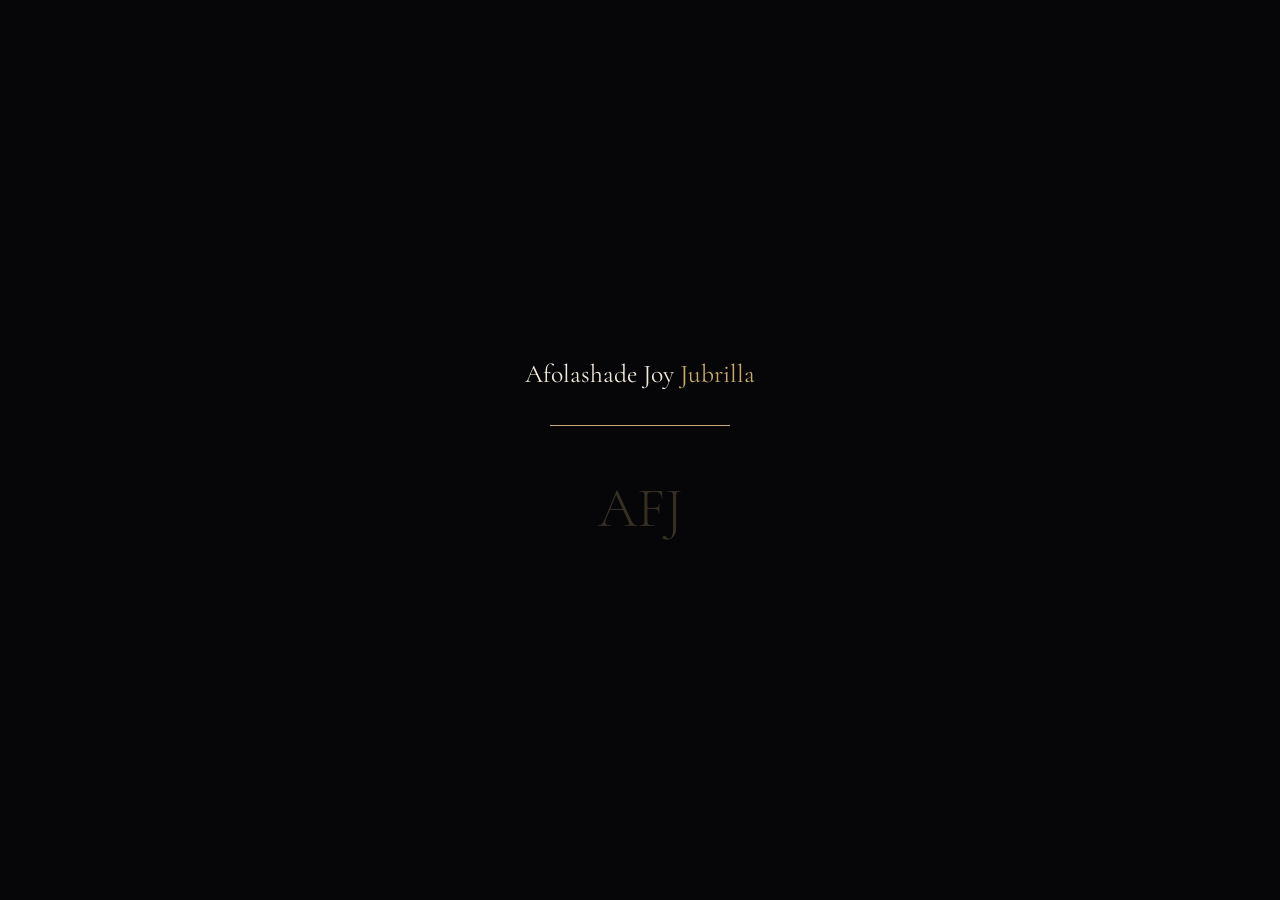
<file: index.html>
<!DOCTYPE html>
<html lang="en">
<head>
  <meta charset="UTF-8">
  <meta name="viewport" content="width=device-width, initial-scale=1.0">
  <title>Afolashade Joy Jubrilla | KYC · Cybersecurity · GRC</title>
  <meta name="description" content="I build order where there is operational chaos. KYC/AML · Cybersecurity · GRC · Operational Governance. Currently at Eurail, Netherlands.">
  <link rel="preconnect" href="https://fonts.googleapis.com">
  <link href="https://fonts.googleapis.com/css2?family=Cormorant+Garamond:ital,wght@0,300;0,400;0,500;0,600;0,700;1,300;1,400;1,500&family=Jost:wght@200;300;400;500;600&family=EB+Garamond:ital,wght@0,400;1,400&display=swap" rel="stylesheet">
  <link rel="stylesheet" href="css/style.css">
  <style>
    body { overflow-x: hidden; cursor: none; }
    body.loading { overflow: hidden; height: 100vh; }
    /* Slideshow */
    #bg-canvas { position: fixed; inset: 0; z-index: 0; pointer-events: none; }
    .ss { position: fixed; inset: 0; z-index: 1; }
    .slide { position: absolute; inset: 0; opacity: 0; transition: opacity 2s ease; }
    .slide.on { opacity: 1; }
    .slide img { width: 100%; height: 100%; object-fit: cover; transform: scale(1.07); animation: kb 12s ease forwards; filter: brightness(.26) saturate(.5); }
    @keyframes kb { to { transform: scale(1); } }
    .slide-ov { position: absolute; inset: 0; background: linear-gradient(150deg, rgba(6,6,9,.82) 0%, rgba(6,6,9,.18) 55%, rgba(6,6,9,.85) 100%); }
    /* Content */
    .land-c { position: fixed; inset: 0; z-index: 10; display: flex; flex-direction: column; justify-content: center; padding: 0 8vw; }
    .land-role { font-size: .62rem; letter-spacing: .42em; text-transform: uppercase; color: var(--gold); margin-bottom: 28px; opacity: 0; animation: fd .9s .5s forwards; display: flex; align-items: center; gap: 12px; }
    .land-role::before { content: ''; width: 32px; height: 1px; background: var(--gold); }
    .land-name { font-family: var(--font-display); font-size: clamp(3.8rem, 9vw, 9rem); font-weight: 300; line-height: .88; color: var(--white); opacity: 0; animation: fd 1.1s .7s forwards; }
    .land-name em { display: block; font-style: italic; color: var(--gold); font-weight: 300; }
    .land-headline { margin-top: 36px; max-width: 640px; font-family: var(--font-italic); font-style: italic; font-size: clamp(.95rem, 1.4vw, 1.15rem); line-height: 1.72; color: var(--cream); opacity: 0; animation: fd .9s 1s forwards; min-height: 3.2em; transition: opacity .5s, transform .4s; text-shadow: 0 2px 12px rgba(0,0,0,.5); }
    .land-ctas { display: flex; gap: 14px; margin-top: 48px; flex-wrap: wrap; opacity: 0; animation: fd .9s 1.3s forwards; }
    /* Slide dots */
    .ss-dots { position: fixed; right: 40px; top: 50%; transform: translateY(-50%); display: flex; flex-direction: column; gap: 10px; z-index: 20; }
    .ss-dot { width: 2px; height: 18px; background: rgba(200,169,110,.22); cursor: none; border: none; transition: height .4s, background .4s; }
    .ss-dot.on { height: 38px; background: var(--gold); }
    /* Scroll hint */
    .land-scroll { position: fixed; bottom: 96px; left: 8vw; z-index: 20; display: flex; align-items: center; gap: 14px; opacity: 0; animation: fi 1s 2s forwards; }
    .scroll-ln { width: 54px; height: 1px; background: var(--dim); position: relative; overflow: hidden; }
    .scroll-ln::after { content: ''; position: absolute; top: 0; left: -100%; width: 100%; height: 100%; background: var(--gold); animation: lr 2.2s 2.5s infinite; }
    @keyframes lr { from{left:-100%} to{left:100%} }
    .land-scroll span { font-size: .58rem; letter-spacing: .28em; text-transform: uppercase; color: var(--muted); }
    /* Ticker */
    .ticker-bar { position: fixed; bottom: 0; left: 0; right: 0; z-index: 20; height: 66px; background: rgba(200,169,110,.04); border-top: 1px solid rgba(200,169,110,.1); display: flex; align-items: center; overflow: hidden; }
    .ticker-in { white-space: nowrap; font-family: var(--font-display); font-style: italic; font-size: .93rem; color: var(--gold-dk); letter-spacing: .04em; animation: tk 60s linear infinite; }
    @keyframes tk { from{transform:translateX(0)} to{transform:translateX(-50%)} }
    .t-sep { margin: 0 52px; color: var(--gold); opacity: .4; }
    @keyframes fd { from{opacity:0;transform:translateY(20px)} to{opacity:1;transform:none} }
    @keyframes fi { from{opacity:0} to{opacity:1} }

    /* ── PAGE LOADER ─────────────────────────────────── */
    .page-loader {
      position: fixed;
      inset: 0;
      z-index: 10000;
      background: var(--bg);
      display: flex;
      align-items: center;
      justify-content: center;
      flex-direction: column;
      transition: opacity .6s ease;
    }
    .page-loader.hidden {
      opacity: 0;
      pointer-events: none;
    }
    .loader-content {
      text-align: center;
    }
    .loader-name {
      font-family: var(--font-display);
      font-size: 1.6rem;
      font-weight: 400;
      color: var(--cream);
      margin-bottom: 36px;
      overflow: hidden;
    }
    .loader-name span { color: var(--gold); }
    .loader-bar {
      width: 180px;
      height: 1px;
      background: var(--dim);
      position: relative;
      overflow: hidden;
      margin: 0 auto;
    }
    .load-anim::after {
      content: '';
      position: absolute;
      left: 0; top: 0;
      height: 100%;
      width: 0;
      background: var(--gold);
      animation: load-fill 1.8s cubic-bezier(0.22, 1, 0.36, 1) forwards;
    }
    @keyframes load-fill { to{width:100%} }
    .loader-initials {
      font-family: var(--font-display);
      font-size: 3.5rem;
      font-weight: 300;
      color: var(--gold);
      opacity: 0.25;
      margin-top: 48px;
    }

    /* ── PAGE TRANSITION ─────────────────────────────── */
    .page-transition {
      position: fixed;
      inset: 0;
      z-index: 9999;
      pointer-events: none;
    }
    .transition-curtain {
      position: absolute;
      inset: 0;
      background: var(--bg);
      transform: translateY(100%);
    }
    .transition-curtain::before {
      content: '';
      position: absolute;
      top: 50%;
      left: 50%;
      transform: translate(-50%, -50%);
      width: 50px;
      height: 50px;
      border: 1px solid var(--gold);
      border-radius: 50%;
      animation: pulse-ring 1.2s ease-in-out infinite;
    }
    @keyframes pulse-ring {
      0% { transform: translate(-50%, -50%) scale(0.8); opacity: 1; }
      100% { transform: translate(-50%, -50%) scale(2); opacity: 0; }
    }

    /* ── SCROLL PROGRESS ────────────────────────────── */
    .scroll-progress-bar {
      position: fixed;
      top: 0;
      left: 0;
      height: 2px;
      background: linear-gradient(90deg, var(--gold), var(--gold-lt));
      z-index: 1001;
      transform-origin: left;
      transform: scaleX(0);
      width: 100%;
    }

    @media(max-width:600px){ .land-c{padding:0 6vw} .land-name{font-size:clamp(3rem,13vw,5rem)} }
  </style>
</head>
<body>

<!-- Page Loader -->
<div class="page-loader" id="page-loader">
  <div class="loader-content">
    <div class="loader-name">Afolashade Joy <span>Jubrilla</span></div>
    <div class="loader-bar" id="loader-bar"></div>
    <div class="loader-initials">AFJ</div>
  </div>
</div>

<!-- Page Transition -->
<div class="page-transition" id="page-transition">
  <div class="transition-curtain" id="transition-curtain"></div>
</div>

<!-- Scroll Progress -->
<div class="scroll-progress-bar" id="scroll-progress"></div>

<canvas id="bg-canvas"></canvas>
<div id="c-dot"></div>
<div id="c-ring"></div>

<header id="main-nav">
  <a class="nav-logo" href="index.html">Afolashade Joy <b>Jubrilla</b></a>
  <ul class="nav-links">
    <li><a href="home.html">Home</a></li>
    <li><a href="portfolio.html">Portfolio</a></li>
    <li><a href="book.html">Book</a></li>
    <li><a href="resources.html">Knowledge Hub</a></li>
    <li><a href="gallery.html">Gallery</a></li>
    <li><a href="home.html#contact">Contact</a></li>
  </ul>
  <a class="nav-cta" href="contact.html">Let's Talk</a>
  <button class="theme-tog" onclick="toggleTheme()"><span class="theme-icon">◐</span></button>
  <button class="mob-tog" onclick="toggleMobileMenu()">☰</button>
</header>

<!-- Mobile Menu -->
<div class="mobile-menu" id="mobileMenu">
  <div class="mobile-menu-header"><span>Navigation</span></div>
  <button class="mobile-menu-close" onclick="toggleMobileMenu()">✕</button>
  <a href="home.html"><span>Home</span></a>
  <a href="portfolio.html"><span>Portfolio</span></a>
  <a href="book.html"><span>Book</span></a>
  <a href="resources.html"><span>Knowledge Hub</span></a>
  <a href="gallery.html"><span>Gallery</span></a>
  <a href="home.html#contact"><span>Contact</span></a>
</div>

<!-- Slideshow -->
<div class="ss" id="ss">
<div class="slide on" data-q="Most organisations don't fail because of a cyberattack. They fail because their governance wasn't built to hold under pressure.">
     <img src="images/shady1.jpg" alt=""><div class="slide-ov"></div>
   </div>
   <div class="slide" data-q="I turn complex regulatory risk into frameworks that protect institutions when it matters most.">
     <img src="images/shady2.jpg" alt=""><div class="slide-ov"></div>
   </div>
   <div class="slide" data-q="15,000+ KYC accounts remediated. 30% fewer errors. 40% faster throughput.">
     <img src="images/shady3.jpg" alt=""><div class="slide-ov"></div>
   </div>
   <div class="slide" data-q="Zero regulatory misses during a full system outage — by design, not luck.">
     <img src="images/group11.JPG" alt=""><div class="slide-ov"></div>
   </div>
   <div class="slide" data-q="I apply NIST, GDPR, PCI DSS and SOC 2 to build controls that actually hold.">
     <img src="images/work-space.jpg" alt=""><div class="slide-ov"></div>
   </div>
   <div class="slide" data-q="I translate vulnerability into board-level narratives. I turn regulatory pressure into operational controls.">
     <img src="images/polaris.jpg" alt=""><div class="slide-ov"></div>
   </div>
<div class="slide" data-q="If you're building a cybersecurity or GRC function that needs to be audit-ready and crisis-proof — let's talk.">
      <img src="images/22.jpg" alt=""><div class="slide-ov"></div>
    </div>
    <div class="slide" data-q="Cybersecurity is not a feature — it is the foundation. Controls that hold under real-world pressure.">
      <img src="images/sky-bank.jpg" alt=""><div class="slide-ov"></div>
    </div>
    <div class="slide" data-q="I apply NIST CSF 2.0, ISO 42001, and ISO 27001 to build controls that actually hold.">
      <img src="images/img46.jpg" alt=""><div class="slide-ov"></div>
    </div>
    <div class="slide" data-q="From vulnerability assessment to board-level narrative — full-cycle cybersecurity governance.">
      <img src="images/group4.JPG" alt=""><div class="slide-ov"></div>
    </div>
 </div>

 <!-- Hero content -->
 <div class="land-c">
   <p class="land-role">Cybersecurity · GRC · KYC/AML · NIST CSF 2.0</p>
   <h1 class="land-name">Afolashade<br><em>Joy Jubrilla</em></h1>
   <p class="land-headline" id="land-hl">"Most organisations don't fail because of a cyberattack. They fail because their governance wasn't built to hold under pressure."</p>
   <div class="land-ctas">
     <a class="btn" href="home.html"><span>See My Work</span></a>
     <a class="btn-ghost" href="book.html">Get the Book</a>
   </div>
 </div>

<!-- Dots -->
<div class="ss-dots" id="ss-dots"></div>

<!-- Explore -->
<div class="land-scroll">
  <div class="scroll-ln"></div>
  <span>Explore</span>
</div>

<!-- Ticker -->
<div class="ticker-bar">
  <div class="ticker-in">
    Building order where there is operational chaos.<span class="t-sep">◆</span>
    Cybersecurity · GRC · KYC/AML<span class="t-sep">◆</span>
    NIST CSF 2.0 · ISO 42001 · Google Cybersecurity<span class="t-sep">◆</span>
    PCI DSS · SOC 2 · GDPR · NIS2<span class="t-sep">◆</span>
    15,000+ accounts remediated · 30% fewer errors · 40% faster<span class="t-sep">◆</span>
    Zero regulatory misses during full system outage<span class="t-sep">◆</span>
    Currently at Eurail · Utrecht, Netherlands<span class="t-sep">◆</span>
    Published author · Surviving the AI Recession<span class="t-sep">◆</span>
    Building order where there is operational chaos.<span class="t-sep">◆</span>
    Cybersecurity · GRC · KYC/AML<span class="t-sep">◆</span>
    NIST CSF 2.0 · ISO 42001 · Google Cybersecurity<span class="t-sep">◆</span>
    PCI DSS · SOC 2 · GDPR · NIS2<span class="t-sep">◆</span>
    Currently at Eurail · Utrecht, Netherlands<span class="t-sep">◆</span>
    Published author · 3 peer-reviewed papers · ISS Erasmus University<span class="t-sep">◆</span>
  </div>
</div>

<script src="js/main.js"></script>
<script>
  const slides = document.querySelectorAll('.slide');
  const hl = document.getElementById('land-hl');
  const dotsWrap = document.getElementById('ss-dots');
  let cur = 0;

  slides.forEach((_, i) => {
    const b = document.createElement('button');
    b.className = 'ss-dot' + (i === 0 ? ' on' : '');
    b.setAttribute('aria-label', 'Slide ' + (i+1));
    b.onclick = () => goSlide(i);
    dotsWrap.appendChild(b);
  });

  function goSlide(n) {
    slides[cur].classList.remove('on');
    dotsWrap.children[cur].classList.remove('on');
    cur = n;
    slides[cur].classList.add('on');
    dotsWrap.children[cur].classList.add('on');
    const img = slides[cur].querySelector('img');
    img.style.animation = 'none'; void img.offsetWidth; img.style.animation = 'kb 12s ease forwards';
    hl.style.opacity = '0'; hl.style.transform = 'translateY(8px)';
    setTimeout(() => {
      hl.textContent = '"' + slides[cur].dataset.q + '"';
      hl.style.transition = 'opacity .6s, transform .5s';
      hl.style.opacity = '1'; hl.style.transform = 'none';
    }, 300);
  }

  setInterval(() => goSlide((cur + 1) % slides.length), 6500);

  /* ── PARTICLE NETWORK BACKGROUND ─────────────────────── */
  (function() {
    const c = document.getElementById('bg-canvas');
    if (!c) return;
    const x = c.getContext('2d');
    let w, h, pts = [], animId;
    const cfg = { count: 45, rad: 110, speed: .3, color: '200,169,110' };
    
    function init() {
      w = c.width = window.innerWidth;
      h = c.height = window.innerHeight;
      pts = [];
      for (let i = 0; i < cfg.count; i++) {
        pts.push({ x: Math.random() * w, y: Math.random() * h, vx: (Math.random() - .5) * cfg.speed, vy: (Math.random() - .5) * cfg.speed });
      }
    }
    
    function draw() {
      x.clearRect(0, 0, w, h);
      pts.forEach((p, i) => {
        p.x += p.vx; p.y += p.vy;
        if (p.x < 0 || p.x > w) p.vx *= -1;
        if (p.y < 0 || p.y > h) p.vy *= -1;
        x.beginPath();
        x.arc(p.x, p.y, 1.2, 0, Math.PI * 2);
        x.fillStyle = `rgba(${cfg.color},.35)`;
        x.fill();
        for (let j = i + 1; j < pts.length; j++) {
          const p2 = pts[j], dx = p.x - p2.x, dy = p.y - p2.y, d = Math.sqrt(dx * dx + dy * dy);
          if (d < cfg.rad) {
            x.beginPath();
            x.moveTo(p.x, p.y);
            x.lineTo(p2.x, p2.y);
            x.strokeStyle = `rgba(${cfg.color},${.12 * (1 - d / cfg.rad)})`;
            x.lineWidth = .5;
            x.stroke();
          }
        }
      });
      animId = requestAnimationFrame(draw);
    }
    
    init();
    draw();
    window.addEventListener('resize', () => { cancelAnimationFrame(animId); init(); draw(); });
  })();

  /* ── PAGE LOADER ───────────────────────────────────── */
  (function() {
    const loader = document.getElementById('page-loader');
    const bar = document.getElementById('loader-bar');
    const curtain = document.getElementById('transition-curtain');
    
    if (!loader || !bar) return;
    
    const minDuration = 1800;
    const startTime = performance.now();
    
    bar.classList.add('load-anim');
    
    function finishLoad() {
      const elapsed = performance.now() - startTime;
      const remaining = Math.max(0, minDuration - elapsed);
      
      setTimeout(() => {
        document.body.classList.remove('loading');
        loader.classList.add('hidden');
        
        setTimeout(() => {
          curtain.style.transition = 'transform .8s cubic-bezier(.4,0,.2,1)';
          curtain.style.transform = 'translateY(-100%)';
          
          setTimeout(() => {
            curtain.parentElement.style.display = 'none';
          }, 800);
        }, 300);
      }, remaining);
    }
    
    if (document.readyState === 'complete') {
      finishLoad();
    } else {
      window.addEventListener('load', finishLoad);
    }
    
    setTimeout(finishLoad, 3000);
  })();

  /* ── SCROLL PROGRESS ──────────────────────────────── */
  (function() {
    const bar = document.getElementById('scroll-progress');
    if (!bar) return;
    
    window.addEventListener('scroll', () => {
      const sy = window.scrollY;
      const max = document.body.scrollHeight - window.innerHeight;
      bar.style.transform = `scaleX(${sy / max})`;
    }, { passive: true });
  })();
  // Theme toggle
  const savedTheme = localStorage.getItem('theme') || 'dark';
  document.documentElement.setAttribute('data-theme', savedTheme);
  function toggleTheme() {
    const current = document.documentElement.getAttribute('data-theme');
    const next = current === 'dark' ? 'light' : 'dark';
    document.documentElement.setAttribute('data-theme', next);
    localStorage.setItem('theme', next);
  }

  function toggleMobileMenu() {
    const menu = document.getElementById('mobileMenu');
    if (!menu) return;
    menu.classList.toggle('active');
    document.body.style.overflow = menu.classList.contains('active') ? 'hidden' : '';
  }
</script>
</body>
</html>
</file>
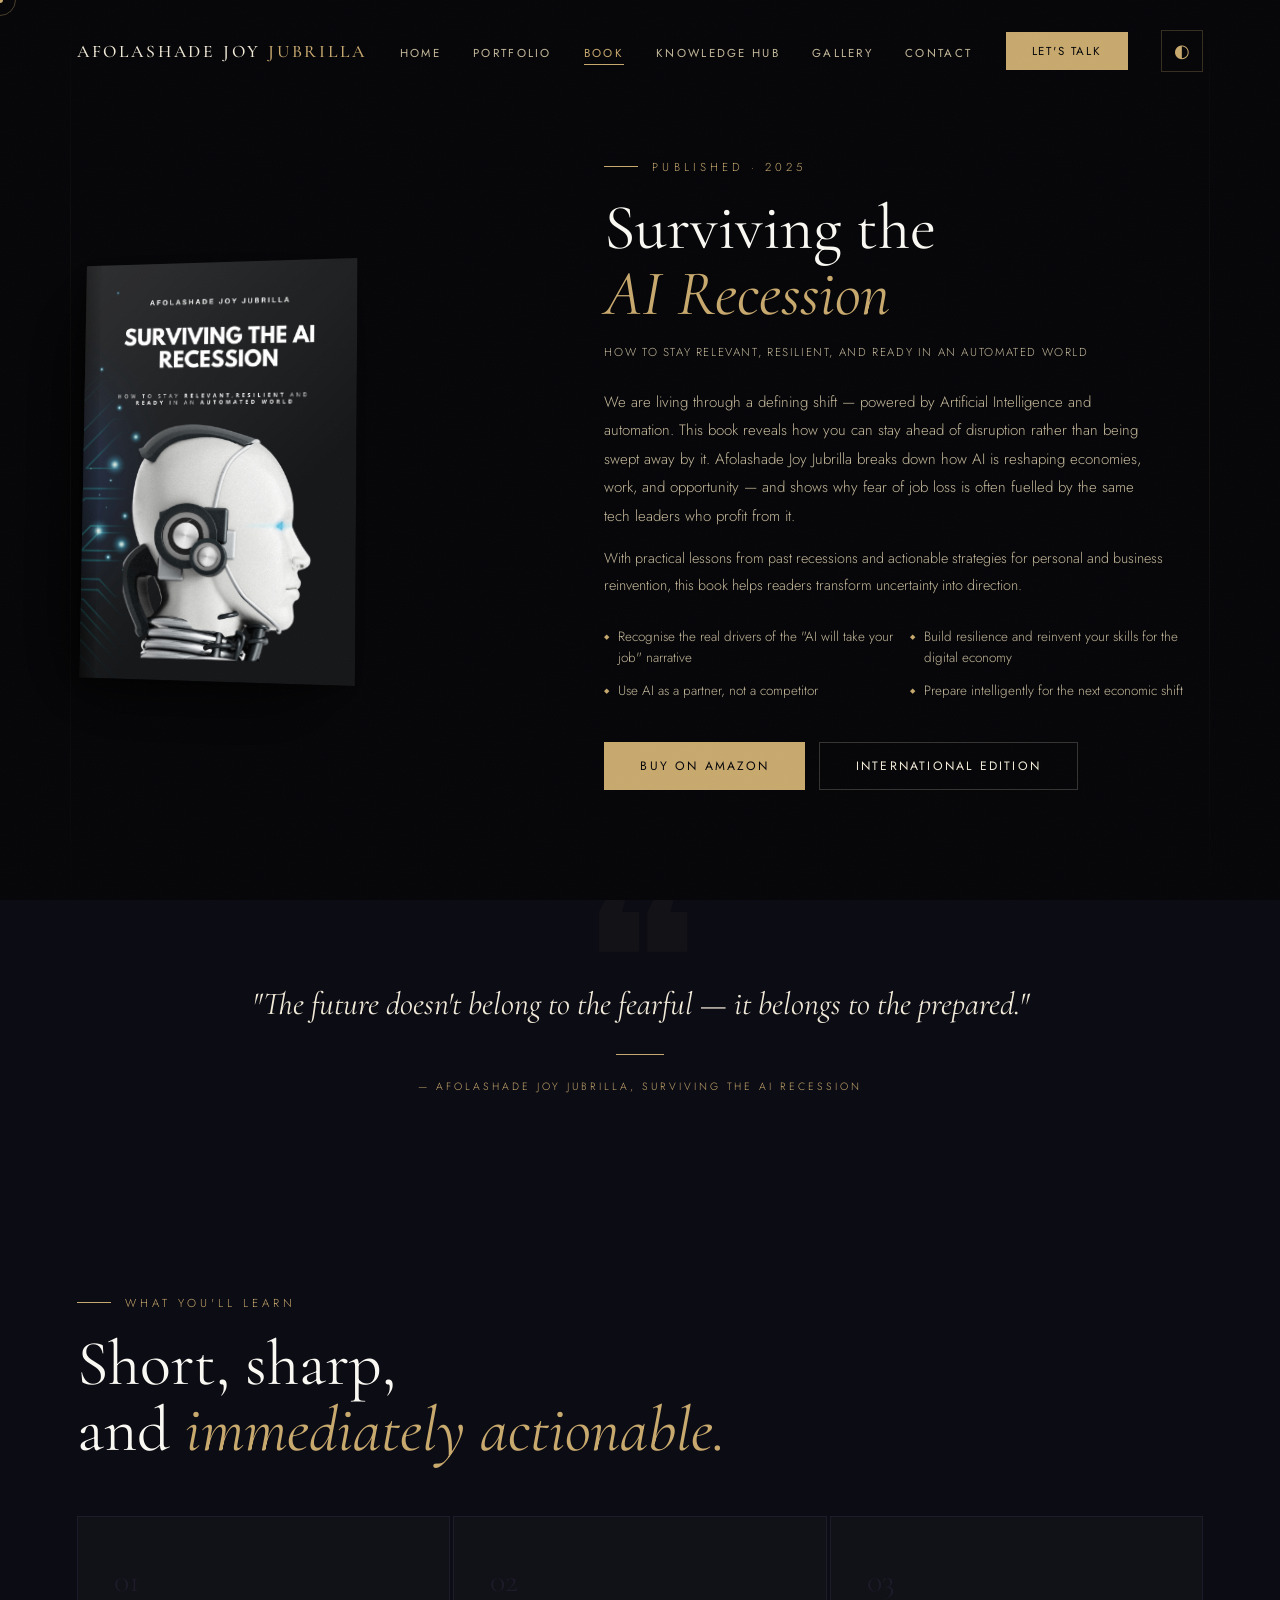
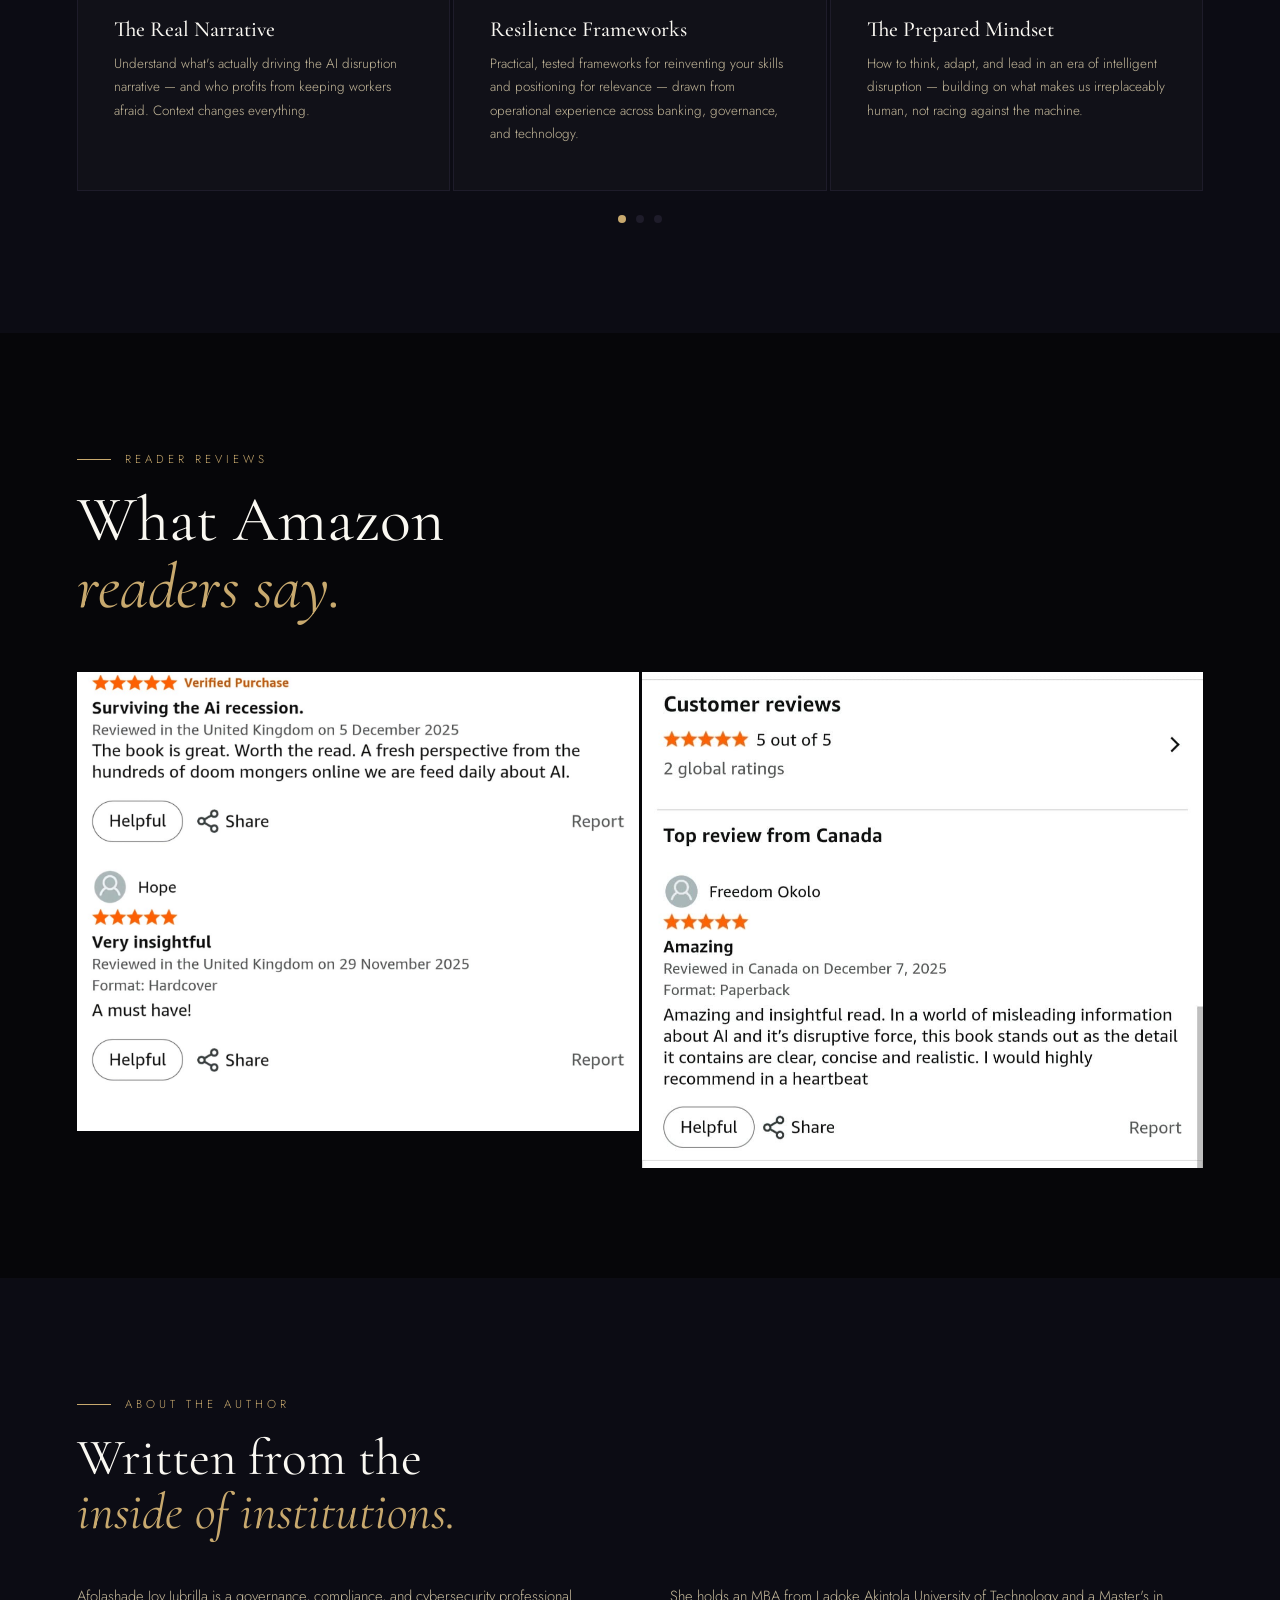
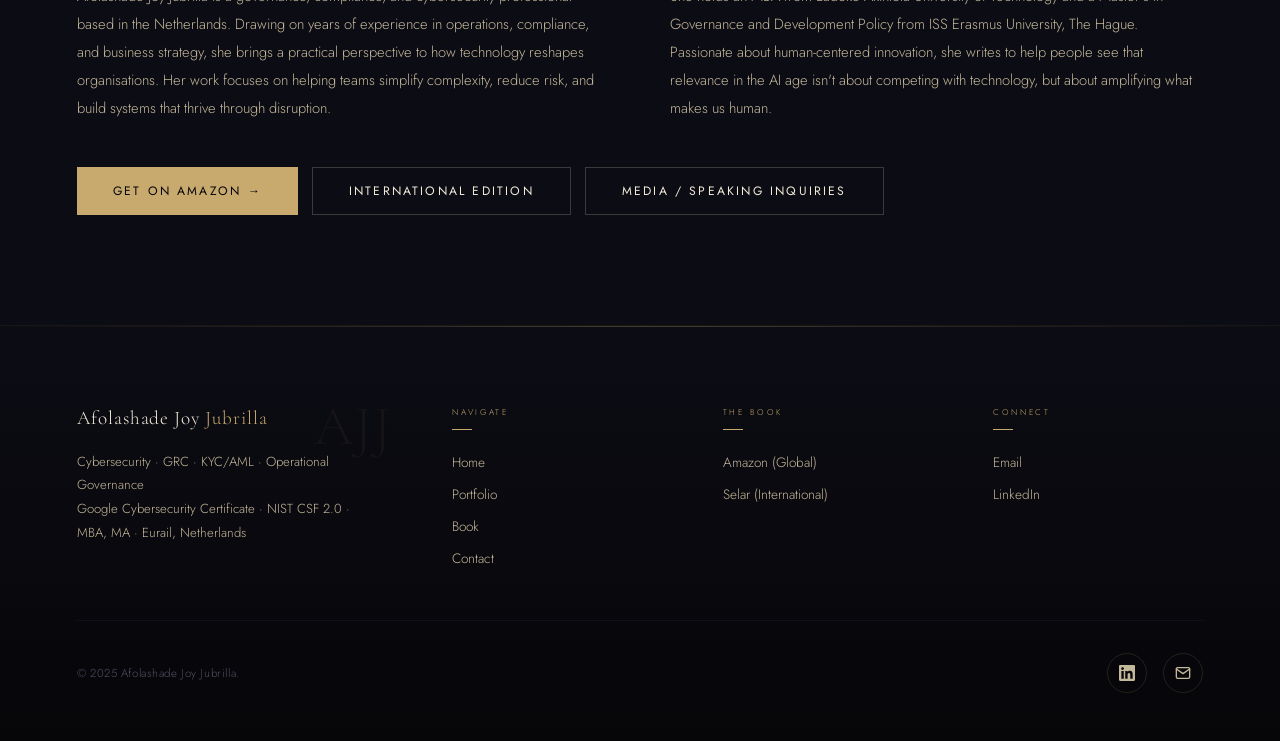
<file: book.html>
<!DOCTYPE html>
<html lang="en">
<head>
  <meta charset="UTF-8"><meta name="viewport" content="width=device-width, initial-scale=1.0">
  <title>Surviving the AI Recession | Afolashade Joy Jubrilla</title>
  <link rel="preconnect" href="https://fonts.googleapis.com">
  <link href="https://fonts.googleapis.com/css2?family=Cormorant+Garamond:ital,wght@0,300;0,400;0,500;0,600;0,700;1,300;1,400;1,500&family=Jost:wght@200;300;400;500;600&family=EB+Garamond:ital,wght@0,400;1,400&display=swap" rel="stylesheet">
  <link rel="stylesheet" href="css/style.css">
  <style>
    /* ── PAGE LOADER ─────────────────────────────────── */
    .page-loader {
      position: fixed;
      inset: 0;
      z-index: 10000;
      background: var(--bg);
      display: flex;
      align-items: center;
      justify-content: center;
      flex-direction: column;
      transition: opacity .6s ease;
    }
    .page-loader.hidden {
      opacity: 0;
      pointer-events: none;
    }
    .loader-content {
      text-align: center;
    }
    .loader-name {
      font-family: var(--font-display);
      font-size: 1.6rem;
      font-weight: 400;
      color: var(--cream);
      margin-bottom: 36px;
      overflow: hidden;
    }
    .loader-name span { color: var(--gold); }
    .loader-bar {
      width: 180px;
      height: 1px;
      background: var(--dim);
      position: relative;
      overflow: hidden;
      margin: 0 auto;
    }
    .load-anim::after {
      content: '';
      position: absolute;
      left: 0; top: 0;
      height: 100%;
      width: 0;
      background: var(--gold);
      animation: load-fill 1.8s cubic-bezier(0.22, 1, 0.36, 1) forwards;
    }
    @keyframes load-fill { to{width:100%} }
    .loader-initials {
      font-family: var(--font-display);
      font-size: 3.5rem;
      font-weight: 300;
      color: var(--gold);
      opacity: 0.25;
      margin-top: 48px;
    }

    /* ── PAGE TRANSITION ─────────────────────────────── */
    .page-transition {
      position: fixed;
      inset: 0;
      z-index: 9999;
      pointer-events: none;
    }
    .transition-curtain {
      position: absolute;
      inset: 0;
      background: var(--bg);
      transform: translateY(100%);
    }
    .transition-curtain::before {
      content: '';
      position: absolute;
      top: 50%;
      left: 50%;
      transform: translate(-50%, -50%);
      width: 50px;
      height: 50px;
      border: 1px solid var(--gold);
      border-radius: 50%;
      animation: pulse-ring 1.2s ease-in-out infinite;
    }
    @keyframes pulse-ring {
      0% { transform: translate(-50%, -50%) scale(0.8); opacity: 1; }
      100% { transform: translate(-50%, -50%) scale(2); opacity: 0; }
    }

    /* ── SCROLL PROGRESS ────────────────────────────── */
    .scroll-progress-bar {
      position: fixed;
      top: 0;
      left: 0;
      height: 2px;
      background: linear-gradient(90deg, var(--gold), var(--gold-lt));
      z-index: 1001;
      transform-origin: left;
      transform: scaleX(0);
      width: 100%;
    }

    .book-hero{display:grid;grid-template-columns:1fr 1.4fr;gap:100px;align-items:center;min-height:100vh;padding:140px 6vw 100px;position:relative}
    .book-3d{perspective:1200px}
    .book-cover{
      width:280px; max-width:100%; aspect-ratio:2/3;
      position:relative; cursor:none;
      transform:rotateY(-10deg) rotateX(3deg);
      transform-style:preserve-3d;
      box-shadow:-28px 28px 80px rgba(0,0,0,.78), -5px 5px 18px rgba(0,0,0,.45);
      transition:transform .7s cubic-bezier(.4,0,.2,1);
    }
    .book-3d:hover .book-cover{transform:rotateY(0deg) rotateX(0deg)}
    .book-cover img{width:100%;height:100%;display:block;object-fit:cover;border-radius:1px}
    .book-spine{position:absolute;top:0;bottom:0;left:0;width:16px;pointer-events:none;background:linear-gradient(to right,rgba(0,0,0,.6),rgba(0,0,0,.1))}
    .book-sheen{position:absolute;inset:0;pointer-events:none;border-radius:1px;background:linear-gradient(135deg,rgba(255,255,255,.1) 0%,rgba(255,255,255,.04) 40%,transparent 65%)}
    .learn-carousel{display:flex;overflow-x:auto;scroll-snap-type:x mandatory;gap:3px;margin-top:52px;scrollbar-width:none;-ms-overflow-style:none}
    .learn-carousel::-webkit-scrollbar{display:none}
    .learn-slide{min-width:calc(33.333% - 2px);scroll-snap-align:start}
    .learn-slide>div{height:100%}
    .learn-dots{display:flex;justify-content:center;gap:10px;margin-top:24px}
    .learn-dot{width:8px;height:8px;border-radius:50%;background:var(--dim);border:none;cursor:pointer;transition:background .3s}
    .learn-dot.active{background:var(--gold)}
    .learn-slide.active>div{animation:fadeIn .5s}
    @keyframes fadeIn{from{opacity:0;transform:translateY(10px)}to{opacity:1;transform:translateY(0)}}
    .book-feats{display:grid;grid-template-columns:1fr 1fr;gap:12px;margin:28px 0 40px}
    @media(min-width:901px){.learn-slide{min-width:calc(33.333% - 2px)}}
    @media(max-width:900px){.learn-slide{min-width:100%}}
    .bf{display:flex;align-items:flex-start;gap:9px;font-size:.84rem;color:var(--cream2);line-height:1.55}
    .bf::before{content:'◆';color:var(--gold);font-size:.42rem;margin-top:5px;flex-shrink:0}
    .buy-btns{display:flex;gap:14px;flex-wrap:wrap}
    .buy-card{background:var(--bg3);border:1px solid var(--dim);padding:52px;text-align:center;transition:border-color .3s,transform .4s}
    .buy-card:hover{border-color:rgba(200,169,110,.3);transform:translateY(-4px)}
    .buy-where{font-size:.6rem;letter-spacing:.22em;text-transform:uppercase;color:var(--gold);margin-bottom:10px;display:block}
    .buy-format{font-family:var(--font-display);font-size:1.2rem;color:var(--white);margin-bottom:6px}
    .buy-note{font-size:.76rem;color:var(--muted);margin-bottom:20px}
    @media(max-width:900px){
      .book-hero{grid-template-columns:1fr;gap:44px;padding:120px 5vw 72px}
      .book-cover{width:180px;margin:0 auto}
      .book-feats{grid-template-columns:1fr;gap:8px;margin:20px 0 28px}
      .buy-btns{gap:10px}
    }
    @media(max-width:600px){
      .book-hero{padding:100px 5vw 48px}
      .book-hero .display{font-size:2rem}
      .lead{font-size:.88rem}
      .sec .display+div{grid-template-columns:1fr;gap:16px}
      .sec>div>div:only-child{grid-template-columns:1fr;gap:16px}
      .sec>div[style*="grid-template-columns"]{grid-template-columns:1fr!important}
      .buy-btns{flex-direction:column}
      .buy-btns a{text-align:center}
    }
    @media(max-width:400px){
      .book-hero .display{font-size:1.75rem}
      .book-cover{width:140px}
    }
  </style>
</head>
<body>

<!-- Page Loader -->
<div class="page-loader" id="page-loader">
  <div class="loader-content">
    <div class="loader-name">Afolashade Joy <span>Jubrilla</span></div>
    <div class="loader-bar" id="loader-bar"></div>
    <div class="loader-initials">AFJ</div>
  </div>
</div>

<!-- Page Transition -->
<div class="page-transition" id="page-transition">
  <div class="transition-curtain" id="transition-curtain"></div>
</div>

<!-- Scroll Progress -->
<div class="scroll-progress-bar" id="scroll-progress"></div>

<div id="c-dot"></div><div id="c-ring"></div>
<header id="main-nav">
  <a class="nav-logo" href="index.html">Afolashade Joy <b>Jubrilla</b></a>
  <ul class="nav-links">
    <li><a href="home.html">Home</a></li><li><a href="portfolio.html">Portfolio</a></li>
    <li><a href="book.html" class="active">Book</a></li><li><a href="resources.html">Knowledge Hub</a></li><li><a href="gallery.html">Gallery</a></li><li><a href="home.html#contact">Contact</a></li>
  </ul>
  <a class="nav-cta" href="contact.html">Let's Talk</a>
  <button class="theme-tog" onclick="toggleTheme()"><span class="theme-icon">◐</span></button>
  <button class="mob-tog" onclick="toggleMobileMenu()">☰</button>
</header>

<!-- Mobile Menu -->
<div class="mobile-menu" id="mobileMenu">
  <div class="mobile-menu-header"><span>Navigation</span></div>
  <button class="mobile-menu-close" onclick="toggleMobileMenu()">✕</button>
  <a href="home.html"><span>Home</span></a>
  <a href="portfolio.html"><span>Portfolio</span></a>
  <a href="book.html"><span>Book</span><span class="active-dot"></span></a>
  <a href="resources.html"><span>Knowledge Hub</span></a>
  <a href="gallery.html"><span>Gallery</span></a>
  <a href="home.html#contact"><span>Contact</span></a>
</div>

<section class="book-hero">
  <div class="deco-l"></div><div class="deco-r"></div>
  <div class="book-3d rv">
    <div class="book-cover" id="book-cover">
      <img src="images/book-cover.JPG" alt="Surviving the AI Recession — Afolashade Joy Jubrilla">
      <div class="book-spine"></div>
      <div class="book-sheen"></div>
    </div>
  </div>
  <div>
    <p class="eyebrow rv">Published · 2025</p>
    <h1 class="display rv d1" style="font-size:clamp(2.4rem,5vw,5rem)">Surviving the<br><em>AI Recession</em></h1>
    <p style="font-size:.72rem;letter-spacing:.14em;text-transform:uppercase;color:var(--cream2);margin:16px 0 28px" class="rv d2">How to Stay Relevant, Resilient, and Ready in an Automated World</p>
    <p class="lead rv d2" style="font-size:.94rem">We are living through a defining shift — powered by Artificial Intelligence and automation. This book reveals how you can stay ahead of disruption rather than being swept away by it. Afolashade Joy Jubrilla breaks down how AI is reshaping economies, work, and opportunity — and shows why fear of job loss is often fuelled by the same tech leaders who profit from it.</p>
    <p class="lead rv d3" style="font-size:.9rem;margin-top:14px">With practical lessons from past recessions and actionable strategies for personal and business reinvention, this book helps readers transform uncertainty into direction.</p>
    <div class="book-feats rv d3">
      <div class="bf">Recognise the real drivers of the "AI will take your job" narrative</div>
      <div class="bf">Build resilience and reinvent your skills for the digital economy</div>
      <div class="bf">Use AI as a partner, not a competitor</div>
      <div class="bf">Prepare intelligently for the next economic shift</div>
    </div>
    <div class="buy-btns rv d4">
      <a class="btn" href="https://www.amazon.com/dp/B0G4DZVJ6S" target="_blank"><span>Buy on Amazon</span></a>
      <a class="btn-ghost" href="https://selar.com/surviving-ai-recession" target="_blank">International Edition</a>
    </div>
  </div>
</section>

<div class="quote-band">
  <blockquote class="rv">"The future doesn't belong to the fearful — it belongs to the prepared."</blockquote>
  <div class="quote-rule rv d1"></div>
  <span class="quote-attr rv d2">— Afolashade Joy Jubrilla, Surviving the AI Recession</span>
</div>

<section class="sec" style="background:var(--bg2)">
  <div class="rv">
    <p class="eyebrow">What You'll Learn</p>
    <h2 class="display">Short, sharp,<br>and <em>immediately actionable.</em></h2>
  </div>
  <div class="learn-carousel" id="learnCarousel">
    <div class="learn-slide">
      <div style="background:var(--bg3);border:1px solid var(--dim);padding:44px 36px">
        <div style="font-family:var(--font-display);font-size:2rem;font-weight:300;color:var(--dim);margin-bottom:16px">01</div>
        <div style="font-family:var(--font-display);font-size:1.35rem;font-weight:500;color:var(--white);margin-bottom:10px">The Real Narrative</div>
        <p style="font-size:.84rem;color:var(--cream2);line-height:1.75">Understand what's actually driving the AI disruption narrative — and who profits from keeping workers afraid. Context changes everything.</p>
      </div>
    </div>
    <div class="learn-slide">
      <div style="background:var(--bg3);border:1px solid var(--dim);padding:44px 36px">
        <div style="font-family:var(--font-display);font-size:2rem;font-weight:300;color:var(--dim);margin-bottom:16px">02</div>
        <div style="font-family:var(--font-display);font-size:1.35rem;font-weight:500;color:var(--white);margin-bottom:10px">Resilience Frameworks</div>
        <p style="font-size:.84rem;color:var(--cream2);line-height:1.75">Practical, tested frameworks for reinventing your skills and positioning for relevance — drawn from operational experience across banking, governance, and technology.</p>
      </div>
    </div>
    <div class="learn-slide">
      <div style="background:var(--bg3);border:1px solid var(--dim);padding:44px 36px">
        <div style="font-family:var(--font-display);font-size:2rem;font-weight:300;color:var(--dim);margin-bottom:16px">03</div>
        <div style="font-family:var(--font-display);font-size:1.35rem;font-weight:500;color:var(--white);margin-bottom:10px">The Prepared Mindset</div>
        <p style="font-size:.84rem;color:var(--cream2);line-height:1.75">How to think, adapt, and lead in an era of intelligent disruption — building on what makes us irreplaceably human, not racing against the machine.</p>
      </div>
    </div>
  </div>
  <div class="learn-dots" id="learnDots"></div>
</section>

<section class="sec">
  <div class="rv"><p class="eyebrow">Reader Reviews</p><h2 class="display">What Amazon<br><em>readers say.</em></h2></div>
  <div style="display:grid;grid-template-columns:1fr 1fr;gap:3px;margin-top:52px">
    <div style="overflow:hidden" class="rv"><img src="images/Review.jpeg" alt="Amazon reader reviews" style="width:100%;transition:transform .5s" onmouseover="this.style.transform='scale(1.02)'" onmouseout="this.style.transform='scale(1)'"></div>
    <div style="overflow:hidden" class="rv d1"><img src="images/Review2.jpeg" alt="Amazon reader reviews" style="width:100%;transition:transform .5s" onmouseover="this.style.transform='scale(1.02)'" onmouseout="this.style.transform='scale(1)'"></div>
  </div>
</section>

<section class="sec" style="background:var(--bg2)">
  <div class="rv"><p class="eyebrow">About the Author</p><h2 class="display" style="font-size:clamp(2rem,4vw,3.5rem)">Written from the<br><em>inside of institutions.</em></h2></div>
  <div style="display:grid;grid-template-columns:1fr 1fr;gap:60px;margin-top:44px">
    <p style="font-size:.92rem;color:var(--cream2);line-height:1.9" class="rv">Afolashade Joy Jubrilla is a governance, compliance, and cybersecurity professional based in the Netherlands. Drawing on years of experience in operations, compliance, and business strategy, she brings a practical perspective to how technology reshapes organisations. Her work focuses on helping teams simplify complexity, reduce risk, and build systems that thrive through disruption.</p>
    <p style="font-size:.92rem;color:var(--cream2);line-height:1.9" class="rv d1">She holds an MBA from Ladoke Akintola University of Technology and a Master's in Governance and Development Policy from ISS Erasmus University, The Hague. Passionate about human-centered innovation, she writes to help people see that relevance in the AI age isn't about competing with technology, but about amplifying what makes us human.</p>
  </div>
  <div style="display:flex;gap:14px;flex-wrap:wrap;margin-top:44px" class="rv">
    <a class="btn" href="https://www.amazon.com/dp/B0G4DZVJ6S" target="_blank"><span>Get on Amazon →</span></a>
    <a class="btn-ghost" href="https://selar.com/surviving-ai-recession" target="_blank">International Edition</a>
    <a class="btn-ghost" href="contact.html">Media / Speaking Inquiries</a>
  </div>
</section>

<footer>
  <div class="footer-grid">
    <div><span class="footer-logo">Afolashade Joy <span>Jubrilla</span></span><p class="footer-tagline">Cybersecurity · GRC · KYC/AML · Operational Governance<br>Google Cybersecurity Certificate · NIST CSF 2.0 · MBA, MA · Eurail, Netherlands</p></div>
    <div><span class="footer-col-title">Navigate</span><div class="footer-links"><a href="home.html">Home</a><a href="portfolio.html">Portfolio</a><a href="book.html">Book</a><a href="contact.html">Contact</a></div></div>
    <div><span class="footer-col-title">The Book</span><div class="footer-links"><a href="https://www.amazon.com/dp/B0G4DZVJ6S" target="_blank">Amazon (Global)</a><a href="https://selar.com/surviving-ai-recession" target="_blank">Selar (International)</a></div></div>
    <div><span class="footer-col-title">Connect</span><div class="footer-links"><a href="mailto:info@afolashade.com">Email</a><a href="https://www.linkedin.com/in/afolashade-jubrilla-mba-ma-62036ab9" target="_blank">LinkedIn</a></div></div>
  </div>
  <div class="footer-bottom"><span class="footer-copy">© 2025 Afolashade Joy Jubrilla.</span><div class="footer-socials"><a href="https://www.linkedin.com/in/afolashade-jubrilla-mba-ma-62036ab9" target="_blank" aria-label="LinkedIn"><span class="footer-social-icon"><svg width="16" height="16" viewBox="0 0 24 24" fill="currentColor"><path d="M20.447 20.452h-3.554v-5.569c0-1.328-.027-3.037-1.852-3.037-1.853 0-2.136 1.445-2.136 2.939v5.667H9.351V9h3.414v1.561h.046c.477-.9 1.637-1.85 3.37-1.85 3.601 0 4.267 2.37 4.267 5.455v6.286zM5.337 7.433c-1.144 0-2.063-.926-2.063-2.065 0-1.138.92-2.063 2.063-2.063 1.14 0 2.064.925 2.064 2.063 0 1.139-.925 2.065-2.064 2.065zm1.782 13.019H3.555V9h3.564v11.452zM22.225 0H1.771C.792 0 0 .774 0 1.729v20.542C0 23.227.792 24 1.771 24h20.451C23.2 24 24 23.227 24 22.271V1.729C24 .774 23.2 0 22.222 0h.003z"/></svg></span></a><a href="mailto:info@afolashade.com" aria-label="Email"><span class="footer-social-icon"><svg width="16" height="16" viewBox="0 0 24 24" fill="none" stroke="currentColor" stroke-width="2" stroke-linecap="round" stroke-linejoin="round"><path d="M4 4h16c1.1 0 2 .9 2 2v12c0 1.1-.9 2-2 2H4c-1.1 0-2-.9-2-2V6c0-1.1.9-2 2-2z"/><polyline points="22,6 12,13 2,6"/></svg></span></a></div></div>
</footer>
<script src="js/main.js"></script>
<script>
  /* ── PAGE LOADER ───────────────────────────────────── */
  (function() {
    const loader = document.getElementById('page-loader');
    const bar = document.getElementById('loader-bar');
    const curtain = document.getElementById('transition-curtain');
    
    if (!loader || !bar) return;
    
    const minDuration = 1800;
    const startTime = performance.now();
    
    bar.classList.add('load-anim');
    
    function finishLoad() {
      const elapsed = performance.now() - startTime;
      const remaining = Math.max(0, minDuration - elapsed);
      
      setTimeout(() => {
        document.body.classList.remove('loading');
        loader.classList.add('hidden');
        
        setTimeout(() => {
          curtain.style.transition = 'transform .8s cubic-bezier(.4,0,.2,1)';
          curtain.style.transform = 'translateY(-100%)';
          
          setTimeout(() => {
            curtain.parentElement.style.display = 'none';
          }, 800);
        }, 300);
      }, remaining);
    }
    
    if (document.readyState === 'complete') {
      finishLoad();
    } else {
      window.addEventListener('load', finishLoad);
    }
    
    setTimeout(finishLoad, 3000);
  })();

  /* ── SCROLL PROGRESS ──────────────────────────────── */
  (function() {
    const bar = document.getElementById('scroll-progress');
    if (!bar) return;
    
    window.addEventListener('scroll', () => {
      const sy = window.scrollY;
      const max = document.body.scrollHeight - window.innerHeight;
      bar.style.transform = `scaleX(${sy / max})`;
    }, { passive: true });
  })();
  // Theme toggle
  const savedTheme = localStorage.getItem('theme') || 'dark';
  document.documentElement.setAttribute('data-theme', savedTheme);
  function toggleTheme() {
    const current = document.documentElement.getAttribute('data-theme');
    const next = current === 'dark' ? 'light' : 'dark';
    document.documentElement.setAttribute('data-theme', next);
    localStorage.setItem('theme', next);
    }

    function toggleMobileMenu() {
      const menu = document.getElementById('mobileMenu');
      if (!menu) return;
      menu.classList.toggle('active');
      document.body.style.overflow = menu.classList.contains('active') ? 'hidden' : '';
    }

    /* ── LEARN CAROUSEL ─────────────────────────────── */
    (function() {
      const carousel = document.getElementById('learnCarousel');
      const dotsWrap = document.getElementById('learnDots');
      if (!carousel || !dotsWrap) return;
      const slides = carousel.querySelectorAll('.learn-slide');
      if (slides.length < 2) return;
      slides.forEach((_, i) => {
        const b = document.createElement('button');
        b.className = 'learn-dot' + (i === 0 ? ' active' : '');
        b.setAttribute('aria-label', 'Slide ' + (i+1));
        b.onclick = () => goSlide(i);
        dotsWrap.appendChild(b);
      });
      let cur = 0;
      function goSlide(n) {
        slides[cur].classList.remove('active');
        dotsWrap.children[cur].classList.remove('active');
        cur = n;
        slides[cur].classList.add('active');
        dotsWrap.children[cur].classList.add('active');
        carousel.scrollTo({ left: cur * (slides[0].offsetWidth + 3), behavior: 'smooth' });
      }
      carousel.addEventListener('scroll', () => {
        const idx = Math.round(carousel.scrollLeft / (slides[0].offsetWidth + 3));
        if (idx !== cur && idx >= 0 && idx < slides.length) {
          slides[cur].classList.remove('active');
          dotsWrap.children[cur].classList.remove('active');
          cur = idx;
          slides[cur].classList.add('active');
          dotsWrap.children[cur].classList.add('active');
        }
      });
      setInterval(() => goSlide((cur + 1) % slides.length), 4000);
    })();
  </script>
</body></html>
</file>
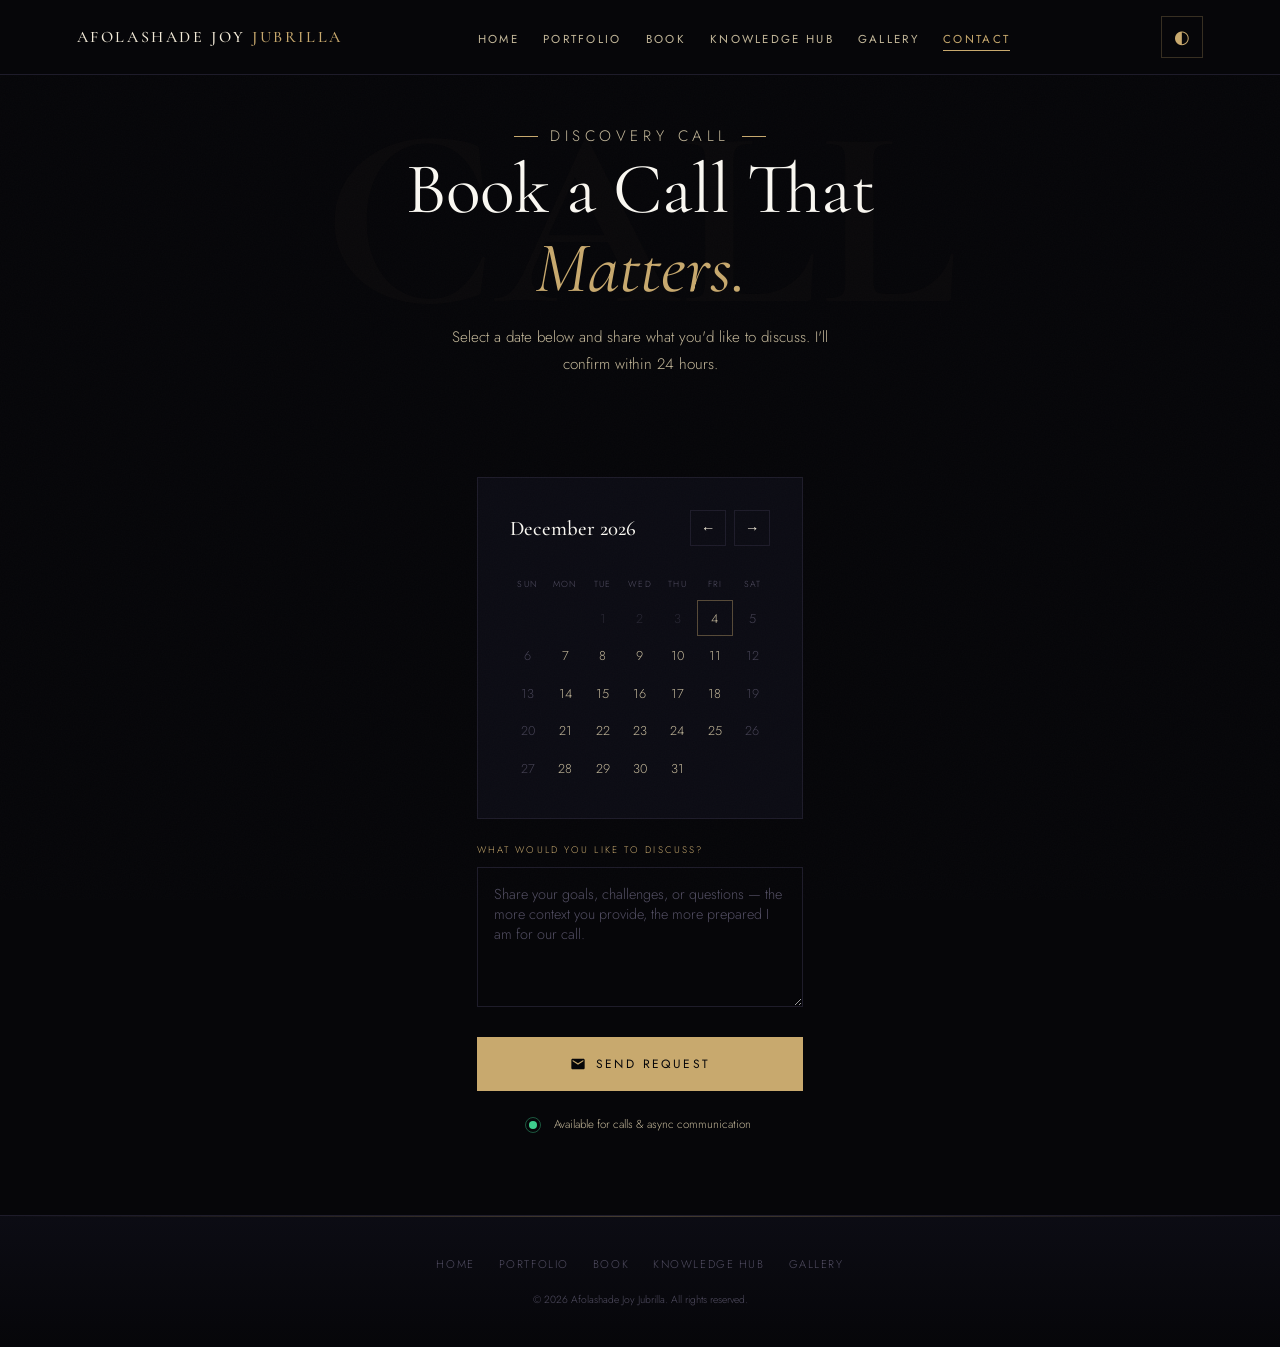
<file: contact.html>
<!DOCTYPE html>
<html lang="en">
<head>
  <meta charset="UTF-8">
  <meta name="viewport" content="width=device-width, initial-scale=1.0">
  <title>Book a Call | Afolashade Joy Jubrilla</title>
  <meta name="description" content="Book a discovery call with Afolashade Joy Jubrilla — Cybersecurity, GRC, and compliance professional.">
  <link rel="preconnect" href="https://fonts.googleapis.com">
  <link href="https://fonts.googleapis.com/css2?family=Cormorant+Garamond:ital,wght@0,300;0,400;0,500;0,600;0,700;1,300;1,400;1,500&family=Jost:wght@200;300;400;500;600&family=EB+Garamond:ital,wght@0,400;1,400&display=swap" rel="stylesheet">
  <link rel="stylesheet" href="css/style.css">
  <style>
    :root {
      --bg: #060609;
      --bg2: #0c0c14;
      --bg3: #111118;
      --bg4: #16161f;
      --gold: #c8a96e;
      --gold-lt: #e2c98a;
      --gold-dk: #8a6e42;
      --cream: #f2ead8;
      --cream2: #c4b89a;
      --muted: #524e62;
      --dim: #1e1c2a;
    }

    * { margin: 0; padding: 0; box-sizing: border-box; }
body {
      background: var(--bg);
      color: var(--cream);
    }

    /* Theme Toggle */
    .theme-tog {
      width: 42px;
      height: 42px;
      display: flex;
      align-items: center;
      justify-content: center;
      border: 1px solid rgba(200,169,110,.25);
      background: transparent;
      color: var(--gold);
      font-size: 1.1rem;
      cursor: none;
      transition: all .3s ease;
    }
    .theme-tog:hover { background: rgba(200,169,110,.08); border-color: var(--gold); }

    /* Hero */
    .bk-hero {
      padding: 120px 6vw 60px;
      text-align: center;
      position: relative;
    }
    .bk-hero::before {
      content: 'CALL';
      position: absolute;
      top: 50%;
      left: 50%;
      transform: translate(-50%, -50%);
      font-family: 'Cormorant Garamond', serif;
      font-size: clamp(6rem, 20vw, 18rem);
      font-weight: 700;
      color: rgba(200,169,110,.025);
      pointer-events: none;
      white-space: nowrap;
    }
    .bk-hero-tag {
      font-size: .6rem;
      letter-spacing: .3em;
      text-transform: uppercase;
      color: var(--gold);
      margin-bottom: 16px;
      display: inline-flex;
      align-items: center;
      gap: 12px;
    }
    .bk-hero-tag::before, .bk-hero-tag::after {
      content: '';
      width: 24px;
      height: 1px;
      background: var(--gold);
    }
    .bk-hero h1 {
      font-family: 'Cormorant Garamond', serif;
      font-size: clamp(2.4rem, 6vw, 4.5rem);
      font-weight: 400;
      color: #faf8f2;
      line-height: 1.1;
      margin-bottom: 16px;
    }
    .bk-hero h1 em {
      font-style: italic;
      color: var(--gold);
    }
    .bk-hero p {
      font-size: .95rem;
      color: var(--cream2);
      max-width: 420px;
      margin: 0 auto;
      line-height: 1.75;
    }

    /* Booking Section */
    .bk-section {
      max-width: 480px;
      margin: 0 auto;
      padding: 40px 6vw 80px;
    }

    /* Calendar */
    .cal-wrap {
      background: var(--bg2);
      border: 1px solid var(--dim);
      padding: 32px;
      margin-bottom: 24px;
    }
    .cal-header {
      display: flex;
      align-items: center;
      justify-content: space-between;
      margin-bottom: 24px;
    }
    .cal-title {
      font-family: 'Cormorant Garamond', serif;
      font-size: 1.3rem;
      font-weight: 500;
      color: #faf8f2;
    }
    .cal-nav {
      display: flex;
      gap: 8px;
    }
    .cal-nav-btn {
      width: 36px;
      height: 36px;
      display: flex;
      align-items: center;
      justify-content: center;
      border: 1px solid var(--dim);
      background: transparent;
      color: var(--cream);
      cursor: none;
      transition: all .3s ease;
      font-size: .9rem;
    }
    .cal-nav-btn:hover {
      border-color: var(--gold);
      color: var(--gold);
    }
    .cal-grid {
      display: grid;
      grid-template-columns: repeat(7, 1fr);
      gap: 2px;
    }
    .cal-day-label {
      font-size: .55rem;
      letter-spacing: .12em;
      text-transform: uppercase;
      color: var(--muted);
      text-align: center;
      padding: 8px 0;
    }
    .cal-day {
      aspect-ratio: 1;
      display: flex;
      align-items: center;
      justify-content: center;
      font-size: .8rem;
      color: var(--cream2);
      cursor: none;
      transition: all .3s ease;
      border: 1px solid transparent;
      background: transparent;
    }
    .cal-day:hover:not(.disabled):not(.past) {
      background: rgba(200,169,110,.1);
      border-color: rgba(200,169,110,.2);
      color: var(--gold);
    }
    .cal-day.selected {
      background: var(--gold);
      color: var(--bg);
      font-weight: 500;
    }
    .cal-day.today {
      border-color: rgba(200,169,110,.4);
    }
    .cal-day.disabled, .cal-day.past {
      color: var(--muted);
      opacity: 0.4;
      cursor: not-allowed;
    }
    .cal-day.empty {
      cursor: default;
    }
    .cal-day.weekend {
      color: var(--muted);
      opacity: 0.6;
    }
    .cal-day.weekend.available {
      opacity: 0.8;
    }

    /* Light Theme */
    [data-theme="light"] {
      --bg: #f7f5f0;
      --bg2: #efe9e0;
      --bg3: #e8e2d8;
      --bg4: #e2dbd0;
      --cream: #1a1915;
      --cream2: #4a4840;
      --muted: #8a877d;
      --dim: #d8d4cc;
      --gold: #9c7a3c;
      --gold-lt: #b8944f;
      --gold-dk: #755c2c;
    }

    /* Selected Date Display */
    .selected-date-display {
      text-align: center;
      padding: 20px;
      background: var(--bg3);
      border: 1px solid var(--dim);
      margin-bottom: 24px;
      display: none;
    }
    .selected-date-display.show {
      display: block;
    }
    .sdd-label {
      font-size: .55rem;
      letter-spacing: .22em;
      text-transform: uppercase;
      color: var(--gold);
      margin-bottom: 8px;
    }
    .sdd-date {
      font-family: 'Cormorant Garamond', serif;
      font-size: 1.5rem;
      font-weight: 500;
      color: var(--cream);
    }

    /* Message Field */
    .msg-wrap {
      margin-bottom: 24px;
    }
    .msg-label {
      display: block;
      font-size: .6rem;
      letter-spacing: .22em;
      text-transform: uppercase;
      color: var(--gold);
      margin-bottom: 10px;
    }
    .msg-textarea {
      width: 100%;
      min-height: 140px;
      background: transparent;
      border: 1px solid var(--dim);
      padding: 16px;
      color: var(--cream);
      font-family: 'Jost', sans-serif;
      font-size: .9rem;
      font-weight: 300;
      resize: vertical;
      outline: none;
      transition: border-color .3s ease;
    }
    .msg-textarea::placeholder { color: var(--muted); }
    .msg-textarea:focus { border-color: var(--gold); }

    /* CTA Button */
    .bk-cta {
      display: flex;
      align-items: center;
      justify-content: center;
      gap: 10px;
      width: 100%;
      padding: 18px 32px;
      background: var(--gold);
      color: var(--bg);
      font-family: 'Jost', sans-serif;
      font-size: .75rem;
      font-weight: 400;
      letter-spacing: .2em;
      text-transform: uppercase;
      text-decoration: none;
      border: none;
      cursor: none;
      transition: all .3s ease;
    }
    .bk-cta:hover {
      background: var(--gold-lt);
      transform: translateY(-2px);
    }
    .bk-cta:disabled {
      opacity: 0.5;
      cursor: not-allowed;
      transform: none;
    }
    .bk-cta svg {
      width: 16px;
      height: 16px;
      fill: currentColor;
    }

    /* Availability Note */
    .bk-avail {
      text-align: center;
      margin-top: 24px;
      display: flex;
      align-items: center;
      justify-content: center;
      gap: 8px;
    }
    .avail-dot {
      width: 8px;
      height: 8px;
      background: #3ecf8e;
      border-radius: 50%;
      position: relative;
    }
    .avail-dot::after {
      content: '';
      position: absolute;
      inset: -4px;
      border: 1px solid rgba(62,207,142,.4);
      border-radius: 50%;
      animation: pulse-avail 2s infinite;
    }
    @keyframes pulse-avail {
      0%, 100% { opacity: 1; transform: scale(1); }
      50% { opacity: 0; transform: scale(1.5); }
    }
    .avail-text {
      font-size: .72rem;
      color: var(--cream2);
    }

    /* Footer */
    .bk-footer {
      text-align: center;
      padding: 40px 6vw;
      border-top: 1px solid var(--dim);
    }
    .bk-footer-links {
      display: flex;
      justify-content: center;
      gap: 24px;
      margin-bottom: 20px;
      flex-wrap: wrap;
    }
    .bk-footer-links a {
      font-size: .7rem;
      letter-spacing: .14em;
      text-transform: uppercase;
      color: var(--muted);
      text-decoration: none;
      transition: color .3s ease;
    }
    .bk-footer-links a:hover { color: var(--gold); }
    .bk-copy {
      font-size: .65rem;
      color: var(--muted);
    }

    /* Mobile */
    @media (max-width: 600px) {
      .cal-wrap { padding: 20px; }
      .cal-day { font-size: .7rem; }
      .bk-hero { padding: 120px 5vw 40px; }
      .bk-section { padding: 20px 5vw 60px; }
    }
  </style>
</head>
<body>

  <div id="c-dot"></div>
  <div id="c-ring"></div>

  <header id="main-nav" style="background: var(--bg); border-bottom: 1px solid var(--dim);">
    <a class="nav-logo" href="home.html">Afolashade Joy <b>Jubrilla</b></a>
    <ul class="nav-links">
      <li><a href="home.html">Home</a></li>
      <li><a href="portfolio.html">Portfolio</a></li>
      <li><a href="book.html">Book</a></li>
      <li><a href="resources.html">Knowledge Hub</a></li>
      <li><a href="gallery.html">Gallery</a></li>
      <li><a href="contact.html" class="active">Contact</a></li>
    </ul>
    <button class="theme-tog" onclick="toggleTheme()"><span class="theme-icon">◐</span></button>
    <button class="mob-tog" onclick="toggleMobileMenu()">☰</button>
  </header>

  <!-- Mobile Menu -->
  <div class="mobile-menu" id="mobileMenu">
    <div class="mobile-menu-header"><span>Navigation</span></div>
    <button class="mobile-menu-close" onclick="toggleMobileMenu()">✕</button>
    <a href="home.html"><span>Home</span></a>
    <a href="portfolio.html"><span>Portfolio</span></a>
    <a href="book.html"><span>Book</span></a>
    <a href="resources.html"><span>Knowledge Hub</span></a>
    <a href="gallery.html"><span>Gallery</span></a>
    <a href="contact.html" class="active"><span>Contact</span><span class="active-dot"></span></a>
  </div>

  <style>
    #main-nav { position: fixed; top: 0; left: 0; right: 0; z-index: 9999; display: flex; align-items: center; justify-content: space-between; padding: 16px 6vw; background: var(--bg); border-bottom: 1px solid var(--dim); }
    .nav-logo { font-family: var(--font-display); font-size: 1rem; font-weight: 500; letter-spacing: .16em; text-transform: uppercase; color: var(--cream); text-decoration: none; }
    .nav-logo b { color: var(--gold); }
    .nav-links { display: flex !important; gap: 24px; list-style: none; margin: 0; padding: 0; }
    .nav-links a { font-size: .72rem; letter-spacing: .2em; text-transform: uppercase; color: var(--cream2); text-decoration: none; }
    .nav-links a:hover, .nav-links a.active { color: var(--gold); }
    .theme-tog, .mob-tog { background: transparent; border: 1px solid rgba(200,169,110,.25); color: var(--gold); width: 42px; height: 42px; display: flex; align-items: center; justify-content: center; cursor: pointer; }
    .theme-tog span, .mob-tog span { font-size: 1.1rem; }
    .theme-tog { margin-left: 16px; }
    .mob-tog { display: none; }
    @media (max-width: 900px) {
      #main-nav { padding: 16px 5vw; }
      .nav-links { display: none !important; }
      .mob-tog { display: flex; }
    }
  </style>

  <section class="bk-hero">
    <p class="bk-hero-tag">Discovery Call</p>
    <h1>Book a Call That<br><em>Matters.</em></h1>
    <p>Select a date below and share what you'd like to discuss. I'll confirm within 24 hours.</p>
  </section>

  <div class="bk-section">
    <!-- Calendar -->
    <div class="cal-wrap">
      <div class="cal-header">
        <span class="cal-title" id="calMonthYear">April 2026</span>
        <div class="cal-nav">
          <button class="cal-nav-btn" id="calPrev">←</button>
          <button class="cal-nav-btn" id="calNext">→</button>
        </div>
      </div>
      <div class="cal-grid" id="calGrid">
        <div class="cal-day-label">Sun</div>
        <div class="cal-day-label">Mon</div>
        <div class="cal-day-label">Tue</div>
        <div class="cal-day-label">Wed</div>
        <div class="cal-day-label">Thu</div>
        <div class="cal-day-label">Fri</div>
        <div class="cal-day-label">Sat</div>
      </div>
    </div>

    <!-- Selected Date Display -->
    <div class="selected-date-display" id="selectedDateDisplay">
      <div class="sdd-label">Selected Date</div>
      <div class="sdd-date" id="selectedDateText"></div>
    </div>

    <!-- Message -->
    <div class="msg-wrap">
      <label class="msg-label">What would you like to discuss?</label>
      <textarea class="msg-textarea" id="messageInput" placeholder="Share your goals, challenges, or questions — the more context you provide, the more prepared I am for our call."></textarea>
    </div>

    <!-- CTA -->
    <a class="bk-cta" id="sendBtn" href="#">
      <svg viewBox="0 0 24 24"><path d="M20 4H4c-1.1 0-2 .9-2 2v12c0 1.1.9 2 2 2h16c1.1 0 2-.9 2-2V6c0-1.1-.9-2-2-2zm0 4l-8 5-8-5V6l8 5 8-5v2z"/></svg>
      <span id="ctaText">Send Request</span>
    </a>

    <!-- Availability -->
    <div class="bk-avail">
      <div class="avail-dot"></div>
      <span class="avail-text">Available for calls & async communication</span>
    </div>
  </div>

  <footer class="bk-footer">
    <div class="bk-footer-links">
      <a href="home.html">Home</a>
      <a href="portfolio.html">Portfolio</a>
      <a href="book.html">Book</a>
      <a href="resources.html">Knowledge Hub</a>
      <a href="gallery.html">Gallery</a>
    </div>
    <p class="bk-copy">© 2026 Afolashade Joy Jubrilla. All rights reserved.</p>
  </footer>

  <script>
    // Calendar State
    let currentDate = new Date();
    let selectedDate = null;
    const today = new Date();
    today.setHours(0, 0, 0, 0);

    const monthNames = ['January', 'February', 'March', 'April', 'May', 'June', 'July', 'August', 'September', 'October', 'November', 'December'];

    // Render Calendar
    function renderCalendar() {
      const year = currentDate.getFullYear();
      const month = currentDate.getMonth();
      
      document.getElementById('calMonthYear').textContent = `${monthNames[month]} ${year}`;
      
      const calGrid = document.getElementById('calGrid');
      calGrid.innerHTML = `
        <div class="cal-day-label">Sun</div>
        <div class="cal-day-label">Mon</div>
        <div class="cal-day-label">Tue</div>
        <div class="cal-day-label">Wed</div>
        <div class="cal-day-label">Thu</div>
        <div class="cal-day-label">Fri</div>
        <div class="cal-day-label">Sat</div>
      `;
      
      const firstDay = new Date(year, month, 1).getDay();
      const daysInMonth = new Date(year, month + 1, 0).getDate();
      
      // Empty cells for days before first day
      for (let i = 0; i < firstDay; i++) {
        const empty = document.createElement('div');
        empty.className = 'cal-day empty';
        calGrid.appendChild(empty);
      }
      
      // Day cells
      for (let day = 1; day <= daysInMonth; day++) {
        const dayEl = document.createElement('div');
        dayEl.className = 'cal-day';
        dayEl.textContent = day;
        
        const dayOfWeek = new Date(year, month, day).getDay();
        if (dayOfWeek === 0 || dayOfWeek === 6) {
          dayEl.classList.add('weekend');
        }
        
        const dateObj = new Date(year, month, day);
        dateObj.setHours(0, 0, 0, 0);
        
        if (dateObj < today) {
          dayEl.classList.add('disabled', 'past');
        } else {
          const maxDate = new Date(today);
          maxDate.setMonth(maxDate.getMonth() + 6);
          if (dateObj > maxDate) {
            dayEl.classList.add('disabled');
          } else {
            dayEl.classList.add('available');
            dayEl.onclick = () => selectDate(day, month, year);
          }
        }
        
        if (dateObj.getTime() === today.getTime()) {
          dayEl.classList.add('today');
        }
        
        if (selectedDate) {
          const selDateObj = new Date(selectedDate.year, selectedDate.month, selectedDate.day);
          if (selDateObj.getTime() === dateObj.getTime()) {
            dayEl.classList.add('selected');
          }
        }
        
        calGrid.appendChild(dayEl);
      }
    }

    function selectDate(day, month, year) {
      selectedDate = { day, month, year };
      const dateStr = new Date(year, month, day).toLocaleDateString('en-US', { month: 'long', day: 'numeric', year: 'numeric' });
      document.getElementById('selectedDateText').textContent = dateStr;
      document.getElementById('selectedDateDisplay').classList.add('show');
      renderCalendar();
    }

    // Navigation
    document.getElementById('calPrev').addEventListener('click', () => {
      currentDate.setMonth(currentDate.getMonth() - 1);
      renderCalendar();
    });
    document.getElementById('calNext').addEventListener('click', () => {
      currentDate.setMonth(currentDate.getMonth() + 1);
      renderCalendar();
    });

    // Send Email
    document.getElementById('sendBtn').addEventListener('click', (e) => {
      e.preventDefault();
      
      const message = document.getElementById('messageInput').value.trim();
      let subject = 'Discovery Call Request';
      let body = '';
      
      if (selectedDate) {
        const dateStr = new Date(selectedDate.year, selectedDate.month, selectedDate.day).toLocaleDateString('en-US', { month: 'long', day: 'numeric', year: 'numeric' });
        subject = `Discovery Call Request: ${dateStr}`;
        body += `Preferred Date: ${dateStr}\n\n`;
      } else {
        subject = 'Discovery Call Request';
        body += 'Preferred Date: Not specified\n\n';
      }
      
      if (message) {
        body += `Message:\n${message}`;
      } else {
        body += 'Message: No message provided.';
      }
      
      const mailto = `mailto:info@afolashade.com?subject=${encodeURIComponent(subject)}&body=${encodeURIComponent(body)}`;
      window.location.href = mailto;
    });

    // Theme Toggle
    const savedTheme = localStorage.getItem('theme') || 'dark';
    document.documentElement.setAttribute('data-theme', savedTheme);
    
    function toggleTheme() {
      const current = document.documentElement.getAttribute('data-theme');
      const next = current === 'dark' ? 'light' : 'dark';
      document.documentElement.setAttribute('data-theme', next);
      localStorage.setItem('theme', next);
    }

    // Cursor
    const cDot = document.getElementById('c-dot');
    const cRing = document.getElementById('c-ring');
    document.addEventListener('mousemove', (e) => {
      cDot.style.left = e.clientX + 'px';
      cDot.style.top = e.clientY + 'px';
      cRing.style.left = e.clientX + 'px';
      cRing.style.top = e.clientY + 'px';
    });
    
    // Hover effects
    document.addEventListener('mouseover', (e) => {
      if (e.target.matches('a, button, .cal-day.available, .theme-tog')) {
        document.body.classList.add('hc');
      }
    });
    document.addEventListener('mouseout', (e) => {
      if (e.target.matches('a, button, .cal-day.available, .theme-tog')) {
        document.body.classList.remove('hc');
      }
    });

    // Init
    renderCalendar();

    function toggleMobileMenu() {
      const menu = document.getElementById('mobileMenu');
      if (!menu) return;
      menu.classList.toggle('active');
      document.body.style.overflow = menu.classList.contains('active') ? 'hidden' : '';
    }
  </script>
</body>
</html>
</file>
<file: css/style.css>
/* ══════════════════════════════════════════════════════════
   AFOLASHADE JOY JUBRILLA — GLOBAL STYLESHEET v3.0
   Dark editorial · Gold authority · GRC / Cybersecurity
 ══════════════════════════════════════════════════════════ */

/* ── TOKENS (Dark Theme) ─────────────────────────────── */
:root {
  --bg:       #060609;
  --bg2:      #0c0c14;
  --bg3:      #111118;
  --bg4:      #16161f;
  --gold:     #c8a96e;
  --gold-lt:  #e2c98a;
  --gold-dk:  #8a6e42;
  --gold-dim: rgba(200,169,110,0.1);
  --cream:    #f2ead8;
  --cream2:   #c4b89a;
  --muted:    #524e62;
  --dim:      #1e1c2a;
  --white:    #faf8f2;
  --green:    #3ecf8e;
  --cyber:    #4a9eff;

  --font-display: 'Cormorant Garamond', serif;
  --font-body:    'Jost', sans-serif;
  --font-italic:  'EB Garamond', serif;
  --ease:         cubic-bezier(.4, 0, .2, 1);
}

/* ── LIGHT THEME TOKENS ──────────────────────────────── */
[data-theme="light"] {
  --bg:       #f7f5f0;
  --bg2:      #efe9e0;
  --bg3:      #e8e2d8;
  --bg4:      #e2dbd0;
  --gold:     #9c7a3c;
  --gold-lt:  #b8944f;
  --gold-dk:  #755c2c;
  --gold-dim: rgba(156,122,60,0.08);
  --cream:    #1a1915;
  --cream2:   #4a4840;
  --muted:    #8a877d;
  --dim:      #d8d4cc;
  --white:    #1a1915;
  --green:    #2a9d5c;
  --cyber:    #3a7acc;
}

/* ── RESET ───────────────────────────────────────────── */
*, *::before, *::after { margin: 0; padding: 0; box-sizing: border-box; }
html { scroll-behavior: smooth; }
body {
  background: var(--bg);
  color: var(--cream);
  font-family: var(--font-body);
  font-weight: 300;
  overflow-x: hidden;
  cursor: none;
  -webkit-font-smoothing: antialiased;
}
img { max-width: 100%; display: block; }
a { cursor: none; }

/* Grain */
body::after {
  content: '';
  position: fixed; inset: 0; z-index: 9000; pointer-events: none;
  background-image: url("data:image/svg+xml,%3Csvg xmlns='http://www.w3.org/2000/svg' width='400' height='400'%3E%3Cfilter id='g'%3E%3CfeTurbulence type='fractalNoise' baseFrequency='0.75' numOctaves='4' stitchTiles='stitch'/%3E%3C/filter%3E%3Crect width='100%25' height='100%25' filter='url(%23g)'/%3E%3C/svg%3E");
  opacity: .022;
}

/* ── CURSOR ──────────────────────────────────────────── */
#c-dot, #c-ring {
  position: fixed; top: 0; left: 0;
  pointer-events: none; z-index: 9999;
  border-radius: 50%; transform: translate(-50%, -50%);
}
#c-dot  { width: 6px; height: 6px; background: var(--gold); transition: width .2s, height .2s; }
#c-ring { width: 32px; height: 32px; border: 1px solid rgba(200,169,110,.35); transition: width .3s, height .3s, border-color .3s; }
.hc #c-dot  { width: 9px; height: 9px; }
.hc #c-ring { width: 54px; height: 54px; border-color: rgba(200,169,110,.65); }

/* ── NAV ─────────────────────────────────────────────── */
#main-nav {
  position: fixed; top: 0; left: 0; right: 0; z-index: 1000;
  display: flex; align-items: center; justify-content: space-between;
  padding: 30px 6vw;
  transition: padding .5s var(--ease), background .5s, border-color .5s;
  border-bottom: 1px solid transparent;
}
#main-nav.solid {
  background: var(--bg2);
  backdrop-filter: blur(24px);
  -webkit-backdrop-filter: blur(24px);
  padding: 16px 6vw;
  border-color: var(--dim);
}
[data-theme="light"] #main-nav.solid { background: rgba(247,245,240,.92); }
.nav-logo {
  font-family: var(--font-display);
  font-size: 1.1rem; font-weight: 500;
  letter-spacing: .16em; text-transform: uppercase;
  color: var(--cream); text-decoration: none;
  transition: color .3s; flex-shrink: 0;
}
.nav-logo b { color: var(--gold); font-weight: 500; }
.nav-logo:hover { color: var(--gold); }
.nav-links { display: flex; gap: 32px; list-style: none; }
.nav-links a {
  font-size: .72rem; font-weight: 400;
  letter-spacing: .2em; text-transform: uppercase;
  color: var(--cream2); text-decoration: none;
  position: relative; transition: color .3s; white-space: nowrap;
}
.nav-links a::after {
  content: ''; position: absolute; bottom: -4px; left: 0;
  width: 0; height: 1px; background: var(--gold);
  transition: width .35s var(--ease);
}
.nav-links a:hover, .nav-links a.active { color: var(--gold); }
.nav-links a:hover::after, .nav-links a.active::after { width: 100%; }
.theme-tog {
  display: flex;
  align-items: center;
  justify-content: center;
  width: 42px;
  height: 42px;
  background: transparent;
  border: 1px solid rgba(200,169,110,.25);
  cursor: none;
  transition: all .3s var(--ease);
  flex-shrink: 0;
}
.theme-tog:hover {
  background: rgba(200,169,110,.08);
  border-color: var(--gold);
}
.theme-icon {
  font-size: 1.1rem;
  color: var(--gold);
  transition: transform .4s var(--ease);
}
[data-theme="light"] .theme-icon { transform: rotate(180deg); }
.nav-cta {
  font-size: .72rem; font-weight: 400; letter-spacing: .16em;
  text-transform: uppercase; color: var(--bg); background: var(--gold);
  padding: 11px 26px; text-decoration: none; border: none;
  cursor: none; font-family: var(--font-body);
  transition: background .3s, transform .3s; flex-shrink: 0;
}
.nav-cta:hover { background: var(--gold-lt); transform: translateY(-1px); }
.mob-tog {
  display: none;
  background: rgba(6,6,9,.8);
  border: 1px solid rgba(200,169,110,.3);
  color: var(--gold);
  width: 42px; height: 42px;
  font-size: 1.1rem;
  cursor: none;
  align-items: center;
  justify-content: center;
  transition: background .3s, border-color .3s, transform .3s, box-shadow .3s;
}
.mob-tog:hover {
  background: rgba(200,169,110,.1);
  border-color: var(--gold);
  transform: scale(1.05);
  box-shadow: 0 4px 20px rgba(200,169,110,.2);
}
.mob-tog.active {
  background: rgba(200,169,110,.15);
  border-color: var(--gold);
}

/* ── TYPE ATOMS ──────────────────────────────────────── */
.eyebrow {
  display: inline-flex; align-items: center; gap: 14px;
  font-size: .72rem; letter-spacing: .35em; text-transform: uppercase;
  color: var(--gold); margin-bottom: 20px;
}
.eyebrow::before { content: ''; width: 34px; height: 1px; background: var(--gold); flex-shrink: 0; }
.display {
  font-family: var(--font-display);
  font-size: clamp(2.6rem, 5vw, 5.4rem);
  font-weight: 400; line-height: 1.04; color: var(--white);
}
.display em { font-style: italic; color: var(--gold); }
.display-xl {
  font-family: var(--font-display);
  font-size: clamp(3.4rem, 8vw, 8.2rem);
  font-weight: 300; line-height: .92; color: var(--white);
}
.display-xl em { font-style: italic; color: var(--gold); }
.lead {
  font-size: 1.1rem; font-weight: 300; line-height: 1.9;
  color: var(--cream2); max-width: 560px;
}

/* ── LAYOUT ──────────────────────────────────────────── */
.sec   { padding: 110px 6vw; position: relative; }
.sec-sm{ padding: 72px 6vw; }
.sec-xs{ padding: 48px 6vw; }
.deco-l, .deco-r {
  position: absolute; top: 0; bottom: 0; width: 1px; pointer-events: none;
  background: linear-gradient(to bottom, transparent, rgba(200,169,110,.08), transparent);
}
.deco-l { left: 5.5vw; } .deco-r { right: 5.5vw; }

/* Page header band */
.page-header {
  min-height: 44vh; display: flex; flex-direction: column;
  justify-content: flex-end; padding: 160px 6vw 72px;
  background: linear-gradient(to bottom, var(--bg), var(--bg2));
  border-bottom: 1px solid var(--dim);
  position: relative; overflow: hidden;
}
.page-header::before {
  content: attr(data-bg);
  position: absolute; right: 5vw; bottom: -20px;
  font-family: var(--font-display);
  font-size: clamp(5rem, 14vw, 18rem);
  font-weight: 700; color: rgba(200,169,110,.025);
  line-height: 1; white-space: nowrap; pointer-events: none;
}
.breadcrumb {
  font-size: .6rem; letter-spacing: .22em; text-transform: uppercase;
  color: var(--muted); margin-bottom: 16px;
  display: flex; align-items: center; gap: 9px;
}
.breadcrumb a { color: var(--gold-dk); text-decoration: none; transition: color .3s; }
.breadcrumb a:hover { color: var(--gold); }
.breadcrumb span { color: var(--dim); }

/* ── BUTTONS ─────────────────────────────────────────── */
.btn {
  display: inline-flex; align-items: center; gap: 8px;
  font-size: .76rem; font-weight: 400; letter-spacing: .18em;
  text-transform: uppercase; color: var(--bg); background: var(--gold);
  padding: 14px 36px; text-decoration: none;
  position: relative; overflow: hidden;
  transition: transform .3s; border: none;
  cursor: none; font-family: var(--font-body);
}
.btn span { position: relative; z-index: 1; }
.btn::before {
  content: ''; position: absolute; inset: 0;
  background: var(--gold-lt); transform: translateX(-102%);
  transition: transform .38s var(--ease);
}
.btn:hover::before { transform: none; }
.btn:hover { transform: translateY(-2px); }

.btn-ghost {
  display: inline-flex; align-items: center; gap: 8px;
  font-size: .76rem; font-weight: 400; letter-spacing: .18em;
  text-transform: uppercase; color: var(--cream);
  background: transparent; padding: 14px 36px; text-decoration: none;
  border: 1px solid rgba(242,234,216,.2);
  transition: border-color .3s, color .3s;
  cursor: none; font-family: var(--font-body);
}
.btn span { position: relative; z-index: 1; }
.btn::before {
  content: ''; position: absolute; inset: 0;
  background: var(--gold-lt); transform: translateX(-102%);
  transition: transform .38s var(--ease);
}
.btn:hover::before { transform: none; }
.btn:hover { transform: translateY(-2px); }

.btn-ghost {
  display: inline-flex; align-items: center; gap: 8px;
  font-size: .76rem; font-weight: 400; letter-spacing: .18em;
  text-transform: uppercase; color: var(--cream);
  background: transparent; padding: 14px 36px; text-decoration: none;
  border: 1px solid rgba(242,234,216,.2);
  transition: border-color .3s, color .3s;
  cursor: none; font-family: var(--font-body);
}
.btn-ghost:hover { border-color: var(--gold); color: var(--gold); }

.text-link {
  font-size: .76rem; letter-spacing: .18em; text-transform: uppercase;
  color: var(--gold); text-decoration: none;
  display: inline-flex; align-items: center; gap: 8px;
  transition: gap .3s;
}
.text-link:hover { gap: 16px; }

/* ── SCROLL REVEAL ───────────────────────────────────── */
.rv {
  opacity: 0; transform: translateY(34px) rotateX(4deg);
  transition: opacity .85s var(--ease), transform .85s var(--ease);
}
.rv.vis { opacity: 1; transform: none; }
.rv.d1 { transition-delay: .1s; } .rv.d2 { transition-delay: .2s; }
.rv.d3 { transition-delay: .3s; } .rv.d4 { transition-delay: .4s; }
.rv.d5 { transition-delay: .5s; } .rv.d6 { transition-delay: .6s; }

/* ── SCROLL PARALLAX LAYER ──────────────────────────── */
[data-parallax] {
  transition: transform .12s var(--ease);
}

/* ── PREMIUM CARD GLOW ──────────────────────────────── */
.card-glow-wrap {
  position: relative;
}
.card-glow-wrap::before {
  content: '';
  position: absolute;
  inset: -1px;
  background: linear-gradient(135deg, rgba(200,169,110,.08), transparent 40%, rgba(200,169,110,.08));
  border-radius: inherit;
  filter: blur(12px);
  opacity: 0;
  transition: opacity .5s;
}
.card-glow-wrap:hover::before { opacity: 1; }

/* ── FLOATING GEOMETRY ──────────────────────────────── */
.geo-float-el {
  position: absolute;
  pointer-events: none;
  opacity: 0.04;
}
.geo-hex {
  width: 80px; height: 92px;
  clip-path: polygon(50% 0%, 100% 25%, 100% 75%, 50% 100%, 0% 75%, 0% 25%);
  background: var(--gold);
  animation: geo-hex-float 12s ease-in-out infinite;
}
.geo-tri {
  width: 0; height: 0;
  border-left: 40px solid transparent;
  border-right: 40px solid transparent;
  border-bottom: 70px solid var(--gold);
  animation: geo-tri-float 15s ease-in-out infinite;
}
@keyframes geo-hex-float {
  0%,100%{transform:translateY(0) rotate(0)} 50%{transform:translateY(-30px) rotate(30deg)}
}
@keyframes geo-tri-float {
  0%,100%{transform:translateY(0) rotate(0)} 50%{transform:translateY(-40px) rotate(15deg)}
}

/* ── PREMIUM SCROLLBAR ──────────────────────────────── */
::-webkit-scrollbar { width: 6px; }
::-webkit-scrollbar-track { background: var(--bg); }
::-webkit-scrollbar-thumb { background: var(--dim); border-radius: 3px; transition: background .3s; }
::-webkit-scrollbar-thumb:hover { background: var(--gold-dk); }

/* ── LIGHT GRAIN ───────────────────────────────────── */
[data-theme="light"] body::after { opacity: .04; mix-blend-mode: multiply; }

/* ── PORTFOLIO HERO ─────────────────────────────────── */
[data-theme="light"] .portfolio-hero { background: var(--bg2); }
[data-theme="light"] .hero-bg-overlay {
  background: 
    radial-gradient(ellipse at 30% 70%, rgba(247,245,240,.65) 0%, rgba(247,245,240,.35) 40%, transparent 70%),
    radial-gradient(ellipse at 70% 30%, rgba(247,245,240,.45) 0%, transparent 50%),
    linear-gradient(180deg, rgba(247,245,240,.96) 0%, rgba(239,233,224,.98) 100%);
}
[data-theme="light"] .portfolio-hero::before { color: rgba(156,122,60,.035); }
[data-theme="light"] .hero-geo-ring { border-color: rgba(156,122,60,.12); }

/* ── GALLERY HERO ───────────────────────────────────── */
[data-theme="light"] .gallery-hero .hero-number { color: rgba(156,122,60,.15); }
[data-theme="light"] .gallery-hero { background: var(--bg2); }

/* ── SECTION LABEL ──────────────────────────────────── */
.section-tag {
  display: inline-flex;
  align-items: center;
  gap: 10px;
  font-size: .5rem;
  letter-spacing: .35em;
  text-transform: uppercase;
  color: var(--gold);
  background: rgba(200,169,110,.06);
  border: 1px solid rgba(200,169,110,.12);
  padding: 6px 16px;
  margin-bottom: 20px;
}
.section-tag::before {
  content: '';
  width: 4px; height: 4px;
  background: var(--gold);
  border-radius: 50%;
}

/* ── PREMIUM NUMBER DISPLAY ─────────────────────────── */
.premium-num {
  font-family: var(--font-display);
  font-size: clamp(4rem, 10vw, 8rem);
  font-weight: 300;
  color: transparent;
  -webkit-text-stroke: 1px rgba(200,169,110,.15);
  line-height: 1;
  position: absolute;
  right: 6vw;
  top: 50%;
  transform: translateY(-50%);
  pointer-events: none;
  user-select: none;
}

/* ── QUOTE BAND ──────────────────────────────────────── */
.quote-band {
  padding: 80px 6vw; background: var(--bg2);
  text-align: center; position: relative; overflow: hidden;
}
.quote-band::before {
  content: '❝'; position: absolute; top: 0; left: 50%;
  transform: translateX(-50%);
  font-family: Georgia, serif; font-size: 14rem; line-height: .58;
  color: rgba(200,169,110,.04); pointer-events: none;
}
.quote-band blockquote {
  font-family: var(--font-display); font-style: italic;
  font-size: clamp(1.3rem, 2.5vw, 2.2rem);
  font-weight: 400; color: var(--cream); line-height: 1.5;
  display: block; max-width: 860px; margin: 0 auto 26px; quotes: none;
}
.quote-rule { width: 48px; height: 1px; background: var(--gold); margin: 0 auto 18px; }
.quote-attr { font-size: .66rem; letter-spacing: .28em; text-transform: uppercase; color: var(--gold); }

/* ── IMPACT METRICS ──────────────────────────────────── */
.metrics-grid {
  display: grid; grid-template-columns: repeat(5, 1fr);
  border: 1px solid var(--dim); margin-top: 52px;
}
.metric-card {
  padding: 44px 28px; border-right: 1px solid var(--dim);
  position: relative; overflow: hidden; transition: background .4s;
}
.metric-card:last-child { border-right: none; }
.metric-card::after {
  content: ''; position: absolute; bottom: 0; left: 0;
  width: 0; height: 2px; background: var(--gold);
  transition: width .6s var(--ease);
}
.metric-card:hover { background: rgba(200,169,110,.03); }
.metric-card:hover::after { width: 100%; }
.metric-num {
  display: block; font-family: var(--font-display);
  font-size: 3.2rem; font-weight: 500; color: var(--gold); line-height: 1;
}
.metric-num sub { font-size: 1.5rem; color: var(--gold-dk); }
.metric-label {
  display: block; margin-top: 10px;
  font-size: .62rem; letter-spacing: .12em; text-transform: uppercase;
  color: var(--muted); line-height: 1.55;
}

/* ── PILLAR CARDS ────────────────────────────────────── */
.pillars-grid {
  display: grid; grid-template-columns: repeat(3, 1fr);
  gap: 2px; margin-top: 52px;
}
.pillar-card {
  background: var(--bg3); border: 1px solid var(--dim);
  padding: 48px 40px; position: relative; overflow: hidden;
  transition: transform .4s;
}
.pillar-card::before {
  content: ''; position: absolute; top: 0; left: 0;
  width: 2px; height: 0; background: var(--gold);
  transition: height .5s var(--ease);
}
.pillar-card:hover::before { height: 100%; }
.pillar-card:hover { transform: translateY(-4px); }
.pillar-icon {
  font-size: .82rem; letter-spacing: .22em; text-transform: uppercase;
  color: var(--gold); margin-bottom: 18px; display: block;
}
.pillar-title {
  font-family: var(--font-display); font-size: 1.5rem;
  font-weight: 500; color: var(--white); margin-bottom: 12px;
}
.pillar-body { font-size: 1rem; color: var(--cream2); line-height: 1.78; }
.pillar-tags {
  display: flex; flex-wrap: wrap; gap: 7px; margin-top: 20px;
}
.pillar-tag {
  font-size: .66rem; letter-spacing: .14em; text-transform: uppercase;
  color: var(--muted); border: 1px solid var(--dim);
  padding: 5px 11px;
}

/* ── SKILLS GRID ─────────────────────────────────────── */
.skills-grid {
  display: grid; grid-template-columns: repeat(4, 1fr);
  gap: 2px; margin-top: 52px;
}
.skill-item {
  background: var(--bg3); border: 1px solid var(--dim);
  padding: 22px 26px; display: flex; align-items: center; gap: 12px;
  transition: background .3s, border-color .3s;
}
.skill-item:hover { background: rgba(200,169,110,.04); border-color: rgba(200,169,110,.2); }
.skill-dot { width: 4px; height: 4px; background: var(--gold); border-radius: 50%; flex-shrink: 0; }
.skill-name { font-size: .84rem; letter-spacing: .1em; text-transform: uppercase; color: var(--cream2); }

/* ── TIMELINE ────────────────────────────────────────── */
.timeline { position: relative; padding: 0 0 0 48px; }
.timeline::before {
  content: ''; position: absolute; top: 0; bottom: 0; left: 0;
  width: 1px; background: linear-gradient(to bottom, var(--gold), rgba(200,169,110,.1));
}
.tl-item { position: relative; margin-bottom: 56px; }
.tl-item:last-child { margin-bottom: 0; }
.tl-dot {
  position: absolute; left: -56px; top: 6px;
  width: 12px; height: 12px;
  border: 1px solid var(--gold); border-radius: 50%;
  background: var(--bg); transition: background .3s;
}
.tl-item:hover .tl-dot { background: var(--gold); }
.tl-date {
  font-size: .68rem; letter-spacing: .24em; text-transform: uppercase;
  color: var(--gold); margin-bottom: 8px; display: block;
}
.tl-role {
  font-family: var(--font-display); font-size: 1.7rem;
  font-weight: 500; color: var(--white); margin-bottom: 4px; line-height: 1.2;
}
.tl-org {
  font-size: .84rem; letter-spacing: .14em; text-transform: uppercase;
  color: var(--cream2); margin-bottom: 18px; display: flex;
  align-items: center; gap: 12px;
}
.tl-org-sep { color: var(--dim); }
.tl-list { list-style: none; }
.tl-list li {
  padding: 8px 0 8px 20px; border-bottom: 1px solid rgba(30,28,42,.5);
  font-size: 1rem; color: var(--cream2); line-height: 1.68;
  position: relative;
}
.tl-list li::before {
  content: '→'; color: var(--gold); font-size: .8rem;
  position: absolute; left: 0; top: 10px;
}
.tl-list li:last-child { border-bottom: none; }
.tl-edu {
  background: rgba(200,169,110,.04); border: 1px solid var(--dim);
  border-left: 2px solid var(--gold);
  padding: 20px 24px; margin-top: 8px;
}
.tl-edu-label {
  font-size: .66rem; letter-spacing: .22em; text-transform: uppercase;
  color: var(--gold); margin-bottom: 6px; display: block;
}
.tl-edu-name {
  font-family: var(--font-display); font-size: 1.3rem;
  font-weight: 500; color: var(--white); line-height: 1.3;
}
.tl-edu-sub { font-size: .92rem; color: var(--cream2); margin-top: 4px; }

/* ── PUBLICATION CARDS ───────────────────────────────── */
.pub-grid { display: flex; flex-direction: column; gap: 2px; }
.pub-card {
  background: var(--bg3); border: 1px solid var(--dim);
  padding: 36px 44px; display: grid;
  grid-template-columns: 1fr auto; gap: 40px; align-items: center;
  position: relative; overflow: hidden;
  transition: background .3s, padding-left .4s;
}
.pub-card::before {
  content: ''; position: absolute; left: 0; top: 0;
  width: 0; height: 100%; background: rgba(200,169,110,.025);
  transition: width .4s;
}
.pub-card:hover { padding-left: 56px; background: rgba(200,169,110,.02); }
.pub-card:hover::before { width: 100%; }
.pub-type-tag {
  font-size: .58rem; letter-spacing: .22em; text-transform: uppercase;
  color: var(--gold); margin-bottom: 8px; display: block;
  position: relative; z-index: 1;
}
.pub-title {
  font-family: var(--font-display); font-size: 1.25rem;
  font-weight: 500; color: var(--white); line-height: 1.3;
  margin-bottom: 8px; position: relative; z-index: 1;
}
.pub-desc {
  font-size: .83rem; color: var(--cream2); line-height: 1.7;
  position: relative; z-index: 1;
}
.pub-link {
  font-size: .62rem; letter-spacing: .18em; text-transform: uppercase;
  color: var(--gold); border: 1px solid rgba(200,169,110,.25);
  padding: 10px 20px; text-decoration: none; white-space: nowrap;
  flex-shrink: 0; position: relative; z-index: 1;
  transition: background .3s, border-color .3s;
}
.pub-link:hover { background: rgba(200,169,110,.1); border-color: var(--gold); }

/* ── PRESS CARDS ─────────────────────────────────────── */
.press-grid { display: grid; grid-template-columns: repeat(3, 1fr); gap: 2px; }
.press-card {
  background: var(--bg3); border: 1px solid var(--dim);
  padding: 36px 32px; position: relative; overflow: hidden;
  transition: transform .4s; text-decoration: none; display: block; color: inherit;
}
.press-card::after {
  content: ''; position: absolute; bottom: 0; left: 0;
  width: 0; height: 2px; background: var(--gold);
  transition: width .5s var(--ease);
}
.press-card:hover::after { width: 100%; }
.press-card:hover { transform: translateY(-4px); }
.press-source {
  font-size: .58rem; letter-spacing: .22em; text-transform: uppercase;
  color: var(--gold); margin-bottom: 10px; display: block;
}
.press-headline {
  font-family: var(--font-display); font-size: 1.15rem;
  font-weight: 500; color: var(--white); line-height: 1.3; margin-bottom: 10px;
}
.press-excerpt { font-size: .82rem; color: var(--cream2); line-height: 1.72; }
.press-arrow {
  display: inline-flex; align-items: center; gap: 6px;
  font-size: .6rem; letter-spacing: .18em; text-transform: uppercase;
  color: var(--gold); margin-top: 16px; transition: gap .3s;
}
.press-card:hover .press-arrow { gap: 12px; }

/* ── TESTIMONIALS ────────────────────────────────────── */
.test-grid { display: grid; grid-template-columns: repeat(3, 1fr); gap: 2px; }
.test-card {
  background: var(--bg3); border: 1px solid var(--dim);
  padding: 44px 36px; position: relative; overflow: hidden; transition: transform .4s;
}
.test-card:hover { transform: translateY(-4px); }
.test-card::before {
  content: '❝'; position: absolute; top: 18px; right: 24px;
  font-family: Georgia, serif; font-size: 3.5rem;
  color: rgba(200,169,110,.1); line-height: 1;
}
.stars { color: var(--gold); font-size: .75rem; margin-bottom: 18px; letter-spacing: 3px; }
.test-quote {
  font-family: var(--font-italic); font-style: italic;
  font-size: .97rem; color: var(--cream2); line-height: 1.82;
  margin-bottom: 32px; position: relative; z-index: 1;
}
.test-sep { width: 36px; height: 1px; background: var(--gold); margin-bottom: 20px; }
.test-name { font-family: var(--font-display); font-size: 1.1rem; font-weight: 500; color: var(--white); margin-bottom: 5px; }
.test-role { font-size: .62rem; letter-spacing: .16em; text-transform: uppercase; color: var(--muted); }

/* ── AVAILABILITY ────────────────────────────────────── */
.avail-box {
  padding: 26px 28px; border: 1px solid var(--dim);
  position: relative; overflow: hidden; margin-top: 48px;
}
.avail-box::before {
  content: ''; position: absolute; top: 0; left: 0;
  width: 2px; height: 100%; background: var(--green);
}
.avail-dot {
  display: inline-block; width: 7px; height: 7px;
  background: var(--green); border-radius: 50%;
  margin-right: 9px; position: relative; vertical-align: middle;
}
.avail-dot::after {
  content: ''; position: absolute; inset: -3px;
  border: 1px solid rgba(62,207,142,.4); border-radius: 50%;
  animation: avail-pulse 2.2s infinite;
}
@keyframes avail-pulse { 0%,100%{opacity:1;transform:scale(1)} 50%{opacity:0;transform:scale(1.5)} }
.avail-text { font-size: .83rem; color: var(--cream2); line-height: 1.72; }
.avail-text strong { color: var(--cream); font-weight: 500; }

/* ── CONTACT FORM ────────────────────────────────────── */
.form-row { display: grid; grid-template-columns: 1fr 1fr; gap: 26px; margin-bottom: 26px; }
.form-group { margin-bottom: 26px; }
.form-label {
  display: block; font-size: .6rem; letter-spacing: .22em;
  text-transform: uppercase; color: var(--gold); margin-bottom: 9px;
}
.form-input, .form-textarea {
  width: 100%; background: transparent; border: none;
  border-bottom: 1px solid var(--dim);
  padding: 11px 0; color: var(--cream);
  font-family: var(--font-body); font-size: .93rem;
  font-weight: 300; outline: none; transition: border-color .3s;
}
.form-input::placeholder, .form-textarea::placeholder { color: var(--muted); }
.form-input:focus, .form-textarea:focus { border-bottom-color: var(--gold); }
.form-textarea { resize: none; height: 116px; line-height: 1.7; }
.form-submit { display: flex; align-items: center; gap: 34px; margin-top: 14px; }
.form-note { font-size: .73rem; color: var(--muted); line-height: 1.65; }

/* ── GALLERY ─────────────────────────────────────────── */
.gallery-masonry { columns: 4; gap: 3px; }
.gallery-item { 
  position: relative; 
  margin-bottom: 3px; 
  break-inside: avoid; 
  cursor: none; 
  overflow: hidden;
}
.gallery-item img {
  width: 100%;
  display: block;
  filter: grayscale(20%) brightness(.82);
  transition: filter .4s;
}
.gallery-item:hover img { filter: grayscale(0%) brightness(.92); }
.gallery-item::after {
  content: ''; position: absolute; inset: 0;
  background: rgba(200,169,110,0); transition: background .4s;
}
.gallery-item:hover::after { background: rgba(200,169,110,.04); }

/* Lightbox */
#lightbox {
  position: fixed; inset: 0; background: var(--bg2);
  z-index: 5000; display: none; align-items: center;
  justify-content: center; backdrop-filter: blur(16px);
}
[data-theme="light"] #lightbox { background: rgba(247,245,240,.97); }
#lightbox.open { display: flex; }
#lightbox img { max-width: 90vw; max-height: 88vh; object-fit: contain; animation: lb-in .4s var(--ease); }
@keyframes lb-in { from{opacity:0;transform:scale(.96)} to{opacity:1;transform:scale(1)} }
.lb-close { position: absolute; top: 28px; right: 32px; background: none; border: none; color: var(--cream2); font-size: 1.5rem; cursor: none; transition: color .3s; }
.lb-close:hover { color: var(--gold); }
.lb-prev, .lb-next { position: absolute; top: 50%; transform: translateY(-50%); background: none; border: 1px solid var(--dim); color: var(--cream2); font-size: 1.2rem; padding: 12px 18px; cursor: none; transition: color .3s, border-color .3s; }
.lb-prev:hover, .lb-next:hover { color: var(--gold); border-color: var(--gold); }
.lb-prev { left: 28px; } .lb-next { right: 28px; }
.lb-count { position: absolute; bottom: 28px; left: 50%; transform: translateX(-50%); font-size: .66rem; letter-spacing: .24em; text-transform: uppercase; color: var(--muted); }

/* ── FOOTER ──────────────────────────────────────────── */
footer {
  background: linear-gradient(180deg, var(--bg2) 0%, var(--bg) 100%);
  padding: 80px 6vw 48px;
  border-top: 1px solid rgba(200,169,110,.1);
  position: relative;
}
footer::before {
  content: '';
  position: absolute;
  top: 0;
  left: 0;
  right: 0;
  height: 1px;
  background: linear-gradient(90deg, transparent, rgba(200,169,110,.3), transparent);
}
.footer-grid {
  display: grid; 
  grid-template-columns: 1.5fr 1fr 1fr 1fr;
  gap: 60px; 
  margin-bottom: 52px;
}
.footer-logo {
  font-family: var(--font-display); font-size: 1.2rem;
  color: var(--cream); letter-spacing: .05em; margin-bottom: 16px; display: block;
  position: relative;
}
.footer-logo::after {
  content: 'AJJ';
  position: absolute;
  top: -8px;
  right: 0;
  font-family: var(--font-display);
  font-size: 3.5rem;
  font-weight: 300;
  color: rgba(200,169,110,.06);
  line-height: 1;
  pointer-events: none;
}
.footer-logo span { color: var(--gold); }
.footer-tagline { font-size: .82rem; color: var(--cream2); line-height: 1.8; max-width: 280px; margin-top: 20px; }
.footer-col-title {
  font-size: .52rem; letter-spacing: .32em; text-transform: uppercase;
  color: var(--gold); margin-bottom: 22px; display: block;
  position: relative;
  padding-bottom: 12px;
}
.footer-col-title::after {
  content: '';
  position: absolute;
  bottom: 0;
  left: 0;
  width: 20px;
  height: 1px;
  background: var(--gold);
}
.footer-links { display: flex; flex-direction: column; gap: 12px; }
.footer-links a { 
  font-size: .85rem; 
  color: var(--cream2); 
  text-decoration: none; 
  transition: all .3s;
  position: relative;
  padding-left: 0;
}
.footer-links a::before {
  content: '→';
  position: absolute;
  left: -20px;
  opacity: 0;
  transition: all .3s;
  color: var(--gold);
}
.footer-links a:hover { 
  color: var(--cream); 
  padding-left: 24px;
}
.footer-links a:hover::before {
  left: 0;
  opacity: 1;
}
.footer-bottom {
  display: flex; 
  align-items: center; 
  justify-content: space-between;
  padding-top: 32px; 
  border-top: 1px solid rgba(30,28,42,.5);
}
.footer-copy { 
  font-size: .72rem; 
  color: var(--muted); 
  letter-spacing: .05em;
}
.footer-socials { 
  display: flex; 
  gap: 16px;
}
.footer-socials a {
  display: flex;
  align-items: center;
  justify-content: center;
  width: 40px;
  height: 40px;
  border: 1px solid rgba(200,169,110,.15);
  border-radius: 50%;
  color: var(--cream2);
  text-decoration: none;
  transition: all .4s cubic-bezier(.4,0,.2,1);
  font-size: .85rem;
}
.footer-socials a:hover {
  background: var(--gold);
  border-color: var(--gold);
  color: var(--bg);
  transform: translateY(-3px);
  box-shadow: 0 8px 24px rgba(200,169,110,.25);
}
.footer-social-icon {
  display: flex;
  align-items: center;
  justify-content: center;
  width: 100%;
  height: 100%;
}

/* ── FRAMEWORK BADGES ────────────────────────────────── */
.framework-strip {
  display: flex; flex-wrap: wrap; gap: 2px;
  margin-top: 40px;
}
.fw-badge {
  font-size: .58rem; letter-spacing: .2em; text-transform: uppercase;
  color: var(--cyber); border: 1px solid rgba(74,158,255,.2);
  padding: 8px 16px; background: rgba(74,158,255,.04);
  transition: background .3s, border-color .3s;
}
.fw-badge:hover { background: rgba(74,158,255,.08); border-color: rgba(74,158,255,.4); }
.fw-badge.gold { color: var(--gold); border-color: rgba(200,169,110,.2); background: rgba(200,169,110,.04); }
.fw-badge.gold:hover { background: rgba(200,169,110,.08); border-color: rgba(200,169,110,.4); }

/* ── CREDENTIAL BAND ─────────────────────────────────── */
.cred-band {
  background: var(--bg2); border-top: 1px solid var(--dim);
  border-bottom: 1px solid var(--dim);
  padding: 32px 6vw; display: flex; align-items: center;
  gap: 48px; overflow-x: auto; flex-wrap: wrap;
}
.cred-item {
  display: flex; align-items: center; gap: 12px; flex-shrink: 0;
}
.cred-dot { width: 4px; height: 4px; background: var(--gold); border-radius: 50%; flex-shrink: 0; }
.cred-text { font-size: .64rem; letter-spacing: .16em; text-transform: uppercase; color: var(--cream2); white-space: nowrap; }
.cred-sep { width: 1px; height: 20px; background: var(--dim); flex-shrink: 0; }

/* ── PORTRAIT COMPONENT ──────────────────────────────── */
.portrait-wrap { position: relative; }
.portrait-deco-1 { position: absolute; top: -16px; left: -16px; width: 88px; height: 88px; border: 1px solid rgba(200,169,110,.28); pointer-events: none; z-index: 2; }
.portrait-deco-2 { position: absolute; bottom: 22px; right: -16px; width: 58px; height: 58px; border: 1px solid rgba(200,169,110,.18); pointer-events: none; z-index: 2; }
.portrait-frame { position: relative; overflow: hidden; height: 70vh; border: 1px solid var(--dim); }
.portrait-frame img { width: 100%; height: 100%; object-fit: cover; object-position: top; filter: grayscale(10%) brightness(.88); transform: scale(1.04); transition: transform .8s, filter .5s; }
.portrait-frame:hover img { transform: scale(1); filter: grayscale(0%) brightness(.92); }
.portrait-frame::after { content: ''; position: absolute; inset: 0; background: linear-gradient(to bottom, transparent 55%, rgba(6,6,9,.9) 100%); }
.portrait-label { position: absolute; bottom: 28px; left: 26px; z-index: 2; font-size: .6rem; letter-spacing: .22em; text-transform: uppercase; color: var(--cream2); }

/* ── SECTION DIVIDER ─────────────────────────────────── */
.sec-divider {
  height: 1px; margin: 0 6vw;
  background: linear-gradient(to right, transparent, var(--dim), transparent);
}

/* ── RESPONSIVE ──────────────────────────────────────── */
@media (max-width: 1100px) {
  .nav-links { gap: 24px; }
  .metrics-grid { grid-template-columns: repeat(3, 1fr); }
  .skills-grid { grid-template-columns: repeat(3, 1fr); }
}
@media (max-width: 900px) {
  #main-nav { padding: 18px 5vw; }
  #main-nav.solid { padding: 12px 5vw; }
  .nav-links, .nav-cta { display: none; }
  .mob-tog { display: flex; }
  .sec { padding: 72px 5vw; }
  .sec-sm { padding: 52px 5vw; }
  .pillars-grid { grid-template-columns: 1fr; }
  .test-grid { grid-template-columns: 1fr; }
  .press-grid { grid-template-columns: 1fr 1fr; }
  .metrics-grid { grid-template-columns: repeat(3, 1fr); }
  .skills-grid { grid-template-columns: repeat(2, 1fr); }
  .footer-grid { grid-template-columns: 1fr 1fr; gap: 36px; }
  .timeline { padding-left: 32px; }
  .tl-dot { left: -40px; }
  .pub-card { grid-template-columns: 1fr; gap: 16px; }
  .pub-link { align-self: flex-start; }
  .gallery-masonry { columns: 2; }
  .cred-band { gap: 28px; }
  .form-row { grid-template-columns: 1fr; gap: 0; }
  .page-header { padding: 120px 5vw 56px; min-height: auto; }
}
@media (max-width: 600px) {
  .footer-grid { grid-template-columns: 1fr; }
  .press-grid { grid-template-columns: 1fr; }
  .metrics-grid { grid-template-columns: 1fr 1fr; }
  .skills-grid { grid-template-columns: 1fr 1fr; }
}

/* ══════════════════════════════════════════════════════════
   PAGE TRANSITION & LOADER
══════════════════════════════════════════════════════════ */

/* Page Loader */
.page-loader {
  position: fixed;
  inset: 0;
  z-index: 10000;
  background: var(--bg);
  display: flex;
  align-items: center;
  justify-content: center;
  flex-direction: column;
}
.page-loader.hidden {
  opacity: 0;
  pointer-events: none;
  transition: opacity .6s ease;
}
.loader-content {
  text-align: center;
}
.loader-name {
  font-family: var(--font-display);
  font-size: 2rem;
  font-weight: 400;
  color: var(--white);
  margin-bottom: 30px;
  overflow: hidden;
}
.loader-name span {
  display: inline-block;
}
.loader-bar {
  width: 200px;
  height: 1px;
  background: var(--dim);
  position: relative;
  overflow: hidden;
}
.loader-bar::after {
  content: '';
  position: absolute;
  left: 0; top: 0;
  height: 100%;
  width: 0;
  background: var(--gold);
  transition: width 1.5s cubic-bezier(0.22, 1, 0.36, 1);
}
.loader-bar.loaded::after {
  width: 100%;
}
.loader-initials {
  font-family: var(--font-display);
  font-size: 4rem;
  font-weight: 300;
  color: var(--gold);
  opacity: 0.3;
  margin-top: 40px;
}

/* Page Transition Overlay */
.page-transition {
  position: fixed;
  inset: 0;
  z-index: 9999;
  pointer-events: none;
}
.transition-curtain {
  position: absolute;
  inset: 0;
  background: var(--bg);
  transform: translateY(100%);
}
.transition-curtain::before {
  content: '';
  position: absolute;
  top: 50%;
  left: 50%;
  transform: translate(-50%, -50%);
  width: 60px;
  height: 60px;
  border: 1px solid var(--gold);
  border-radius: 50%;
  animation: pulse-ring 1.5s ease-in-out infinite;
}
@keyframes pulse-ring {
  0% { transform: translate(-50%, -50%) scale(0.8); opacity: 1; }
  100% { transform: translate(-50%, -50%) scale(2); opacity: 0; }
}

/* Page Content Fade In */
.page-content {
  opacity: 0;
  transform: translateY(20px);
  transition: opacity .8s ease, transform .8s ease;
}
.page-content.loaded {
  opacity: 1;
  transform: translateY(0);
}

/* Smooth Scroll Indicator */
.scroll-progress-bar {
  position: fixed;
  top: 0;
  left: 0;
  height: 2px;
  background: linear-gradient(90deg, var(--gold), var(--gold-lt));
  z-index: 1001;
  transform-origin: left;
  transform: scaleX(0);
}

/* ══════════════════════════════════════════════════════════
   MOBILE MENU — GLOBAL PREMIUM STYLES
   ══════════════════════════════════════════════════════════ */
.mobile-menu {
  position: fixed;
  inset: 0;
  background: linear-gradient(180deg, rgba(12,12,20,.98) 0%, rgba(6,6,9,.99) 100%);
  backdrop-filter: blur(24px);
  -webkit-backdropFilter: blur(24px);
  z-index: 2000;
  display: flex;
  flex-direction: column;
  padding: 100px 8vw 48px;
  opacity: 0;
  pointer-events: none;
  transform: translateY(-30px);
  transition: opacity .4s cubic-bezier(.4,0,.2,1), transform .4s cubic-bezier(.4,0,.2,1);
  box-shadow: 0 20px 60px rgba(0,0,0,.6);
}
[data-theme="light"] .mobile-menu {
  background: linear-gradient(180deg, rgba(247,245,240,.98) 0%, rgba(239,233,224,.99) 100%);
}
.mobile-menu.active {
  opacity: 1;
  pointer-events: auto;
  transform: translateY(0);
}
.mobile-menu-header {
  margin-bottom: 24px;
  padding-bottom: 24px;
  border-bottom: 1px solid rgba(30,28,42,.5);
}
.mobile-menu-header span {
  font-size: .52rem;
  letter-spacing: .35em;
  text-transform: uppercase;
  color: var(--gold);
}
.mobile-menu a {
  display: flex;
  align-items: center;
  gap: 12px;
  font-family: var(--font-body);
  font-size: 1rem;
  font-weight: 300;
  color: var(--cream2);
  text-decoration: none;
  padding: 16px 0;
  border-bottom: 1px solid rgba(30,28,42,.3);
  transition: color .3s, padding-left .3s;
}
.mobile-menu a span {
  flex: 1;
}
.mobile-menu a:hover {
  color: var(--cream);
  padding-left: 12px;
}
.mobile-menu a.active {
  color: var(--gold);
}
.mobile-menu a .active-dot {
  width: 6px;
  height: 6px;
  background: var(--gold);
  border-radius: 50%;
}
.mobile-menu-close {
  position: absolute;
  top: 28px;
  right: 24px;
  width: 44px;
  height: 44px;
  background: rgba(30,28,42,.5);
  border: 1px solid rgba(200,169,110,.2);
  color: var(--gold);
  font-size: 1.2rem;
  cursor: none;
  display: flex;
  align-items: center;
  justify-content: center;
  transition: background .3s, transform .3s;
}
.mobile-menu-close:hover {
  background: rgba(200,169,110,.1);
  transform: rotate(90deg);
}
#mob-backdrop {
  position: fixed;
  inset: 0;
  background: rgba(6,6,9,.7);
  backdrop-filter: blur(6px);
  -webkit-backdropFilter: blur(6px);
  z-index: 1999;
  pointer-events: auto;
}
[data-theme="light"] #mob-backdrop { background: rgba(26,25,21,.6); }
</file>
